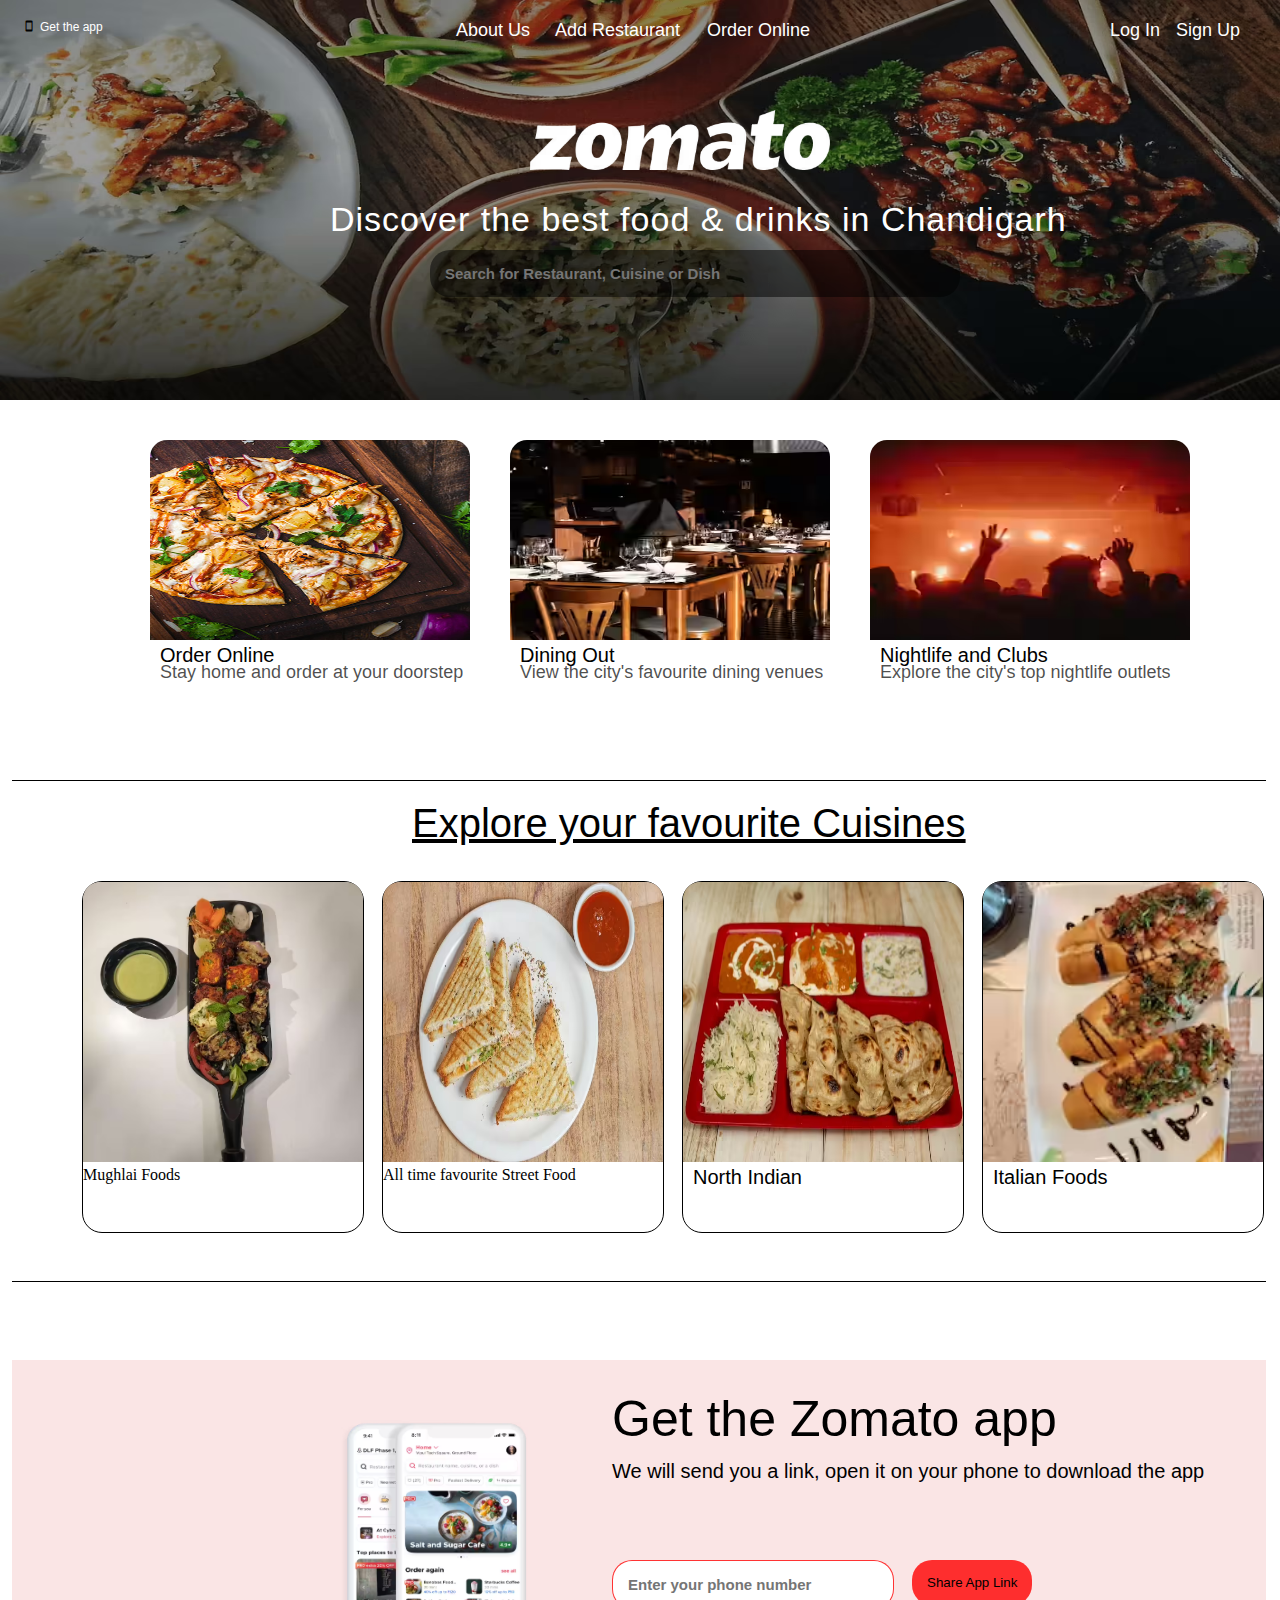
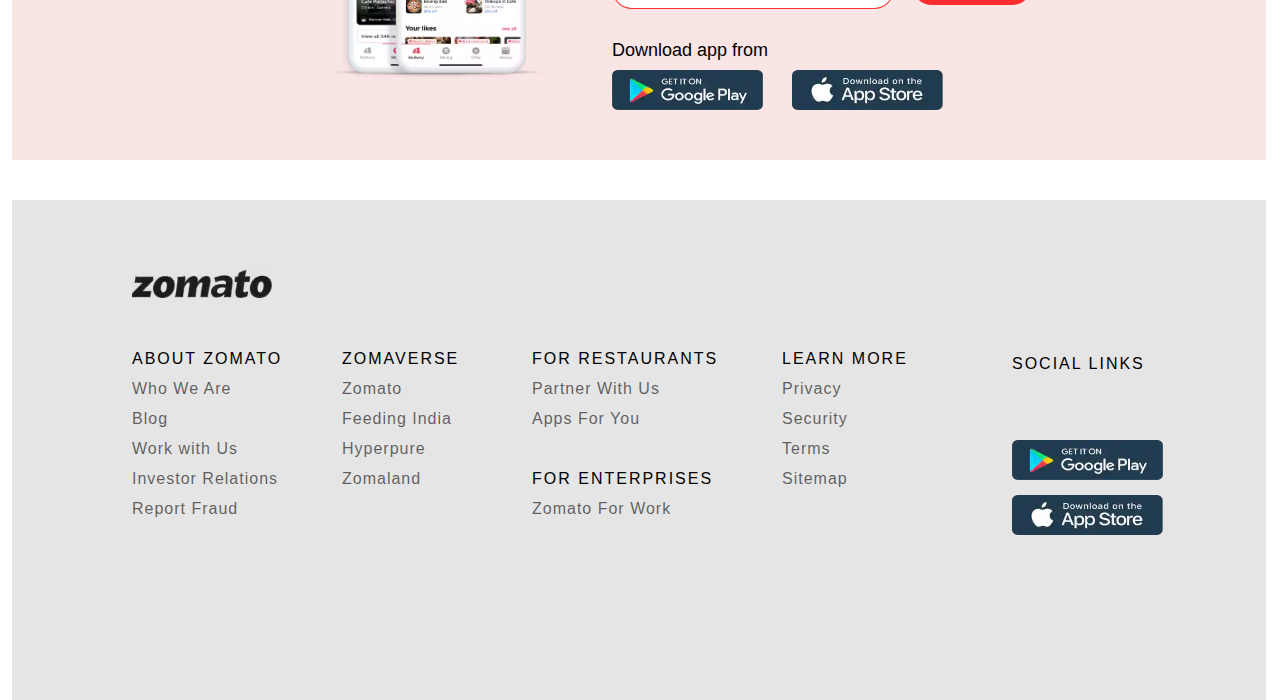
<file: index.html>
<!DOCTYPE html>
<html>
    <head>
        <title>Zomato</title>
        <link rel="icon" href="./images/zomato_logo_2017.avif" type="image/gif" sizes="any">
        <link rel = "stylesheet" type = "text/css" href = "./Zomato.css">
        <meta name="viewport" content="width=device-width, initial-scale=1">
<link href="https://fonts.googleapis.com/icon?family=Material+Icons" rel="stylesheet">
<!-- <link rel="stylesheet" href="https://cdnjs.cloudflare.com/ajax/libs/font-awesome/4.7.0/css/font-awesome.min.css"> -->
    </head>   
    <body>
        <div class = "topnav_div">
            <img src = "./images/topnavbg.avif" width="100%" height="400px">
            <i class="material-icons position_icon" style="font-size:12px">stay_current_portrait</i>
            <a href = "https://play.google.com/store/apps/details?id=com.application.zomato&hl=en_IN&gl=US"><span class = "navbar_text get_app">Get the app</span></a>
            <span class = "menu_span1 navbar_text">About Us</span>
            <span class = "menu_span2 navbar_text">Add Restaurant</span>
            <span class = "menu_span3 navbar_text"><a href = "./orderonline.html" class = "orderonline_span_link">Order Online</a></span>
            <span class = "menu_span4 navbar_text"><a href  = "./Login.html" class = "link_login">Log In</a></span>
            <span class = "menu_span5 navbar_text"><a href = "./signup.html" class = "signuplink">Sign Up</a></span>
            <img src = "./images/name.avif" width="300px" height="60px" class = "name_img">
            <span class = "discover_food navbar_text">Discover the best food & drinks in Chandigarh</span>
            <input placeholder = "Search for Restaurant, Cuisine or Dish" class = "search_plc">
        </div>
        <a href = "./orderonline.html">
            <div class = "border_box box_1">
            <img src = "./images/pizza.jpg" width="100%" height="80%" class = "box_image">
        </a>
        <div class = "container">
                <span class = "span_box">Order Online</span>
                <p class = "span_box" id ="stay_box">Stay home and order at your doorstep</p>
            </div>
        </div>
        <div class = "border_box box_2">
            <img src = "./images/Dining.avif" width="100%" height="80%" class = "box_image">
            <div class = "container">
                <span class = "span_box">Dining Out</span>
                <p class = "span_box" id ="stay_box">View the city's favourite dining venues</p>
            </div>
        </div>
        <div class = "border_box box_3">
            <img src = "./images/Nightlife.avif" width="100%" height="80%" class = "box_image">
            <div class = "container">
                <span class = "span_box">Nightlife and Clubs</span>
                <p class = "span_box" id ="stay_box">Explore the city's top nightlife outlets</p>
            </div>
        </div>
        
        
        <div class = "explore_cuisines_div">
            <span class = "explore_head">Explore your favourite Cuisines</span>

            <a href = "./orderonline.html">
            <div class = "explore_border_box box_4">
                <img src = "./images/mughlai.avif" width="100%" height="80%" class = "box_image">
                <div class = "container">
                    <span class = "span_box"><a href = "./orderonline.html" class = "explore_link">Mughlai Foods</a></span>
                </div>
            </div>
            <a href = "./orderonline.html">
            <div class = "explore_border_box box_5">
                <img src = "./images/streetfood.avif" width="100%" height="80%" class = "box_image">
                <div class = "container">
                    <span class = "span_box"><a href = "./orderonline.html" class = "explore_link">All time favourite Street Food</a></span>
                </div>
            </div>

            <div class = "explore_border_box box_6">
                <img src = "./images/northindian.avif" width="100%" height="80%" class = "box_image">
                <div class = "container">
                    <span class = "span_box"><a href = "./orderonline.html" class = "explore_link">North Indian</a></span>
                </div>
            </div>

            <div class = "explore_border_box box_7">
                <img src = "./images/italian.avif" width="100%" height="80%" class = "box_image">
                <div class = "container">
                    <span class = "span_box"><a href = "./orderonline.html" class = "explore_link">Italian Foods</a></span>
                </div>
            </div>
        </div>


        <div class = "get_app_div">
            <img src = "./images/zomatoapp.avif" width="20%" height="65%" class = "app_image">
            <span class = "get_app_span">Get the Zomato app</span>
            <span class = "get_app_span" id = "span2_getapp">We will send you a link, open it on your phone to download the app</span>
            <input type = "tel" placeholder = "Enter your phone number" class = "number_placeholder" maxlength="10" required>
            <button class = "share_link">Share App Link</button>
            <span class = "download_span">Download app from</span>
            <img src = "./images/playstore.webp" width="12%" height="40px" class = "play_store">
            <img src = "./images/appstore.webp" width="12%" height="40px" class = "app_store">
        </div>

        <div class = "footer">
            <img src="./images/zomatonameblack.avif" width="140px" height="28px" class = "footer_zomato_head">

            <span class = "list_head head1">ABOUT ZOMATO</span>
                <span class = "items_head1 item11">Who We Are</span>
                <span class = "items_head1 item21">Blog</span>
                <span class = "items_head1 item31">Work with Us</span>
                <span class = "items_head1 item41">Investor Relations</span>
                <span class = "items_head1 item51">Report Fraud</span>
        
            <span class = "list_head head2">ZOMAVERSE</span>
                <span class = "items_head2 item12">Zomato</span>
                <span class = "items_head2 item22">Feeding India</span>
                <span class = "items_head2 item32">Hyperpure</span>
                <span class = "items_head2 item42">Zomaland</span>
            
            <span class = "list_head head3">FOR RESTAURANTS</span>
                <span class = "items_head3 item13">Partner With Us</span>
                <span class = "items_head3 item23">Apps For You</span>
            
            <span class = "list_head head4" id = "head4_id">FOR ENTERPRISES</span>
                <span class = "items_head4 item14">Zomato For Work</span>
            
            <span class = "list_head head5">LEARN MORE</span>
                <span class = "items_head5 item15">Privacy</span>
                <span class = "items_head5 item25">Security</span>
                <span class = "items_head5 item35">Terms</span>
                <span class = "items_head5 item45">Sitemap</span>

            <img src = "./images/playstore.webp" width="12%" height="40px" class = "play_store_footer">
            <img src = "./images/appstore.webp" width="12%" height="40px" class = "app_store_footer">
            <span class = "social_links">SOCIAL LINKS</span>
            <i style="font-size:24px" class="fa icon1">&#xf2c6;</i>
            <i style="font-size:24px" class="fa icon2">&#xf2ab;</i>
            <i style="font-size:24px" class="fa icon3">&#xf16d;</i>
            <i style="font-size:24px" class="fa icon4">&#xf082;</i>
        </div>
    
    </body>

</html>
</file>
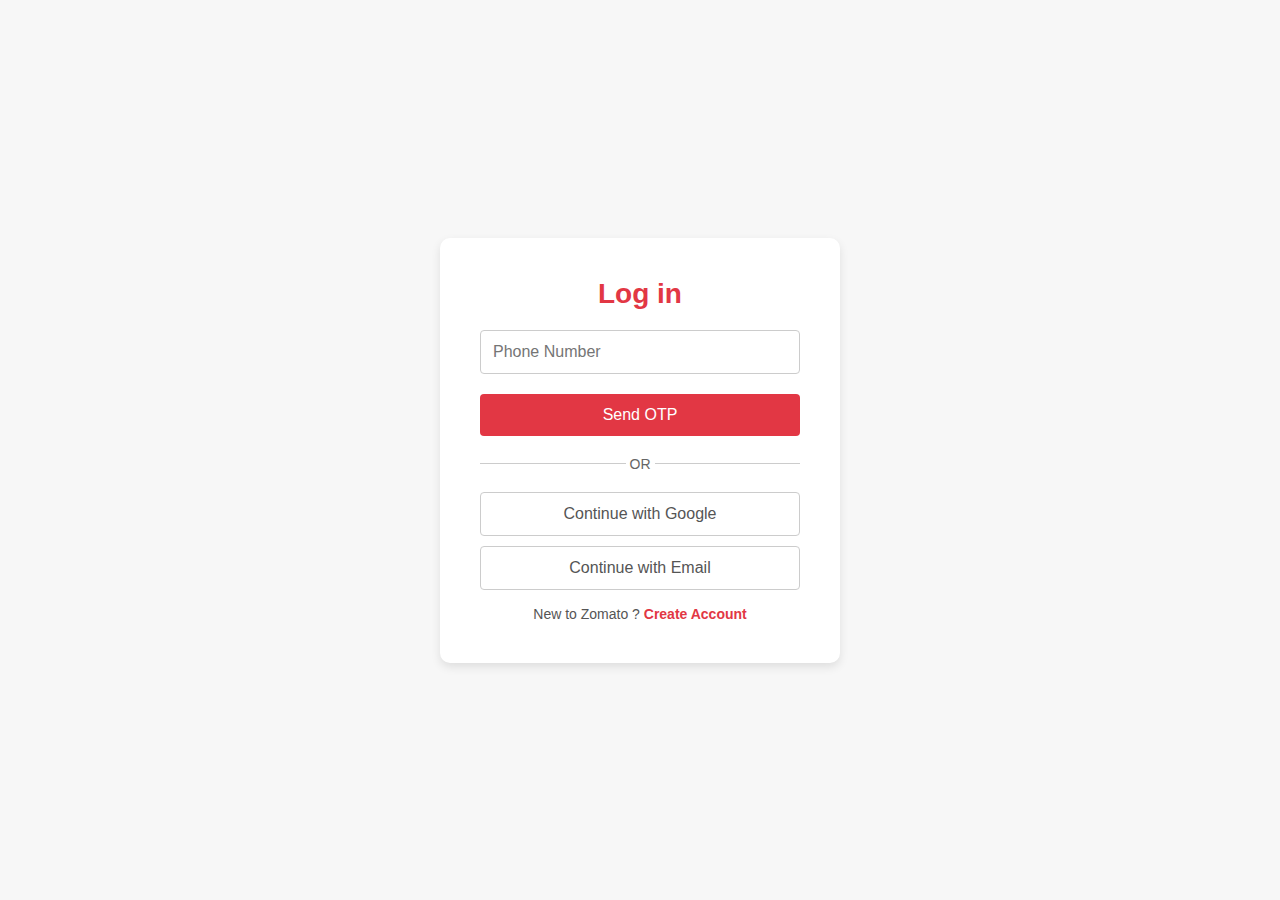
<file: Login.html>
<!DOCTYPE html>
<html>

<head>
    <title>Login to Zomato</title>
    <link rel="icon" href="./images/zomato_logo_2017.avif" type="image/gif" sizes="any">
    <link rel="stylesheet" type="text/css" href="./auth.css">
    <meta name="viewport" content="width=device-width, initial-scale=1">
    <script src="signup_validation.js"></script>

    <link href="https://fonts.googleapis.com/icon?family=Material+Icons" rel="stylesheet">
</head>

<body class="login_body">
    <div class="login_div">
        <span class="login_span text_loginpage">Log in</span>
        <!-- <img src = ".\zomato_logo_2017.avif" width="150px" height="100px" class = "login_logo"> -->
        <input type="tel" placeholder="Phone Number" required maxlength="10" class="login_ph_plc">
        <button class="send_otp_btn">Send OTP</button>

        <div class="divider">
            <div class="hr"></div>
            <span class="OR">OR</span>
            <div class="hr"></div>
        </div>

        <button class="google_btn">Continue with Google</button>
        <button class="email_btn">Continue with Email</button>
        <span class="new_create_acc">New to Zomato ? <a href="./signup.html" class="create_account_link"><span
                    class="create_account">Create Account</a></span>
        <!-- <button class="verify_btn" onclick="validateSignup()">Verify</button> -->
    </div>
</body>
</file>
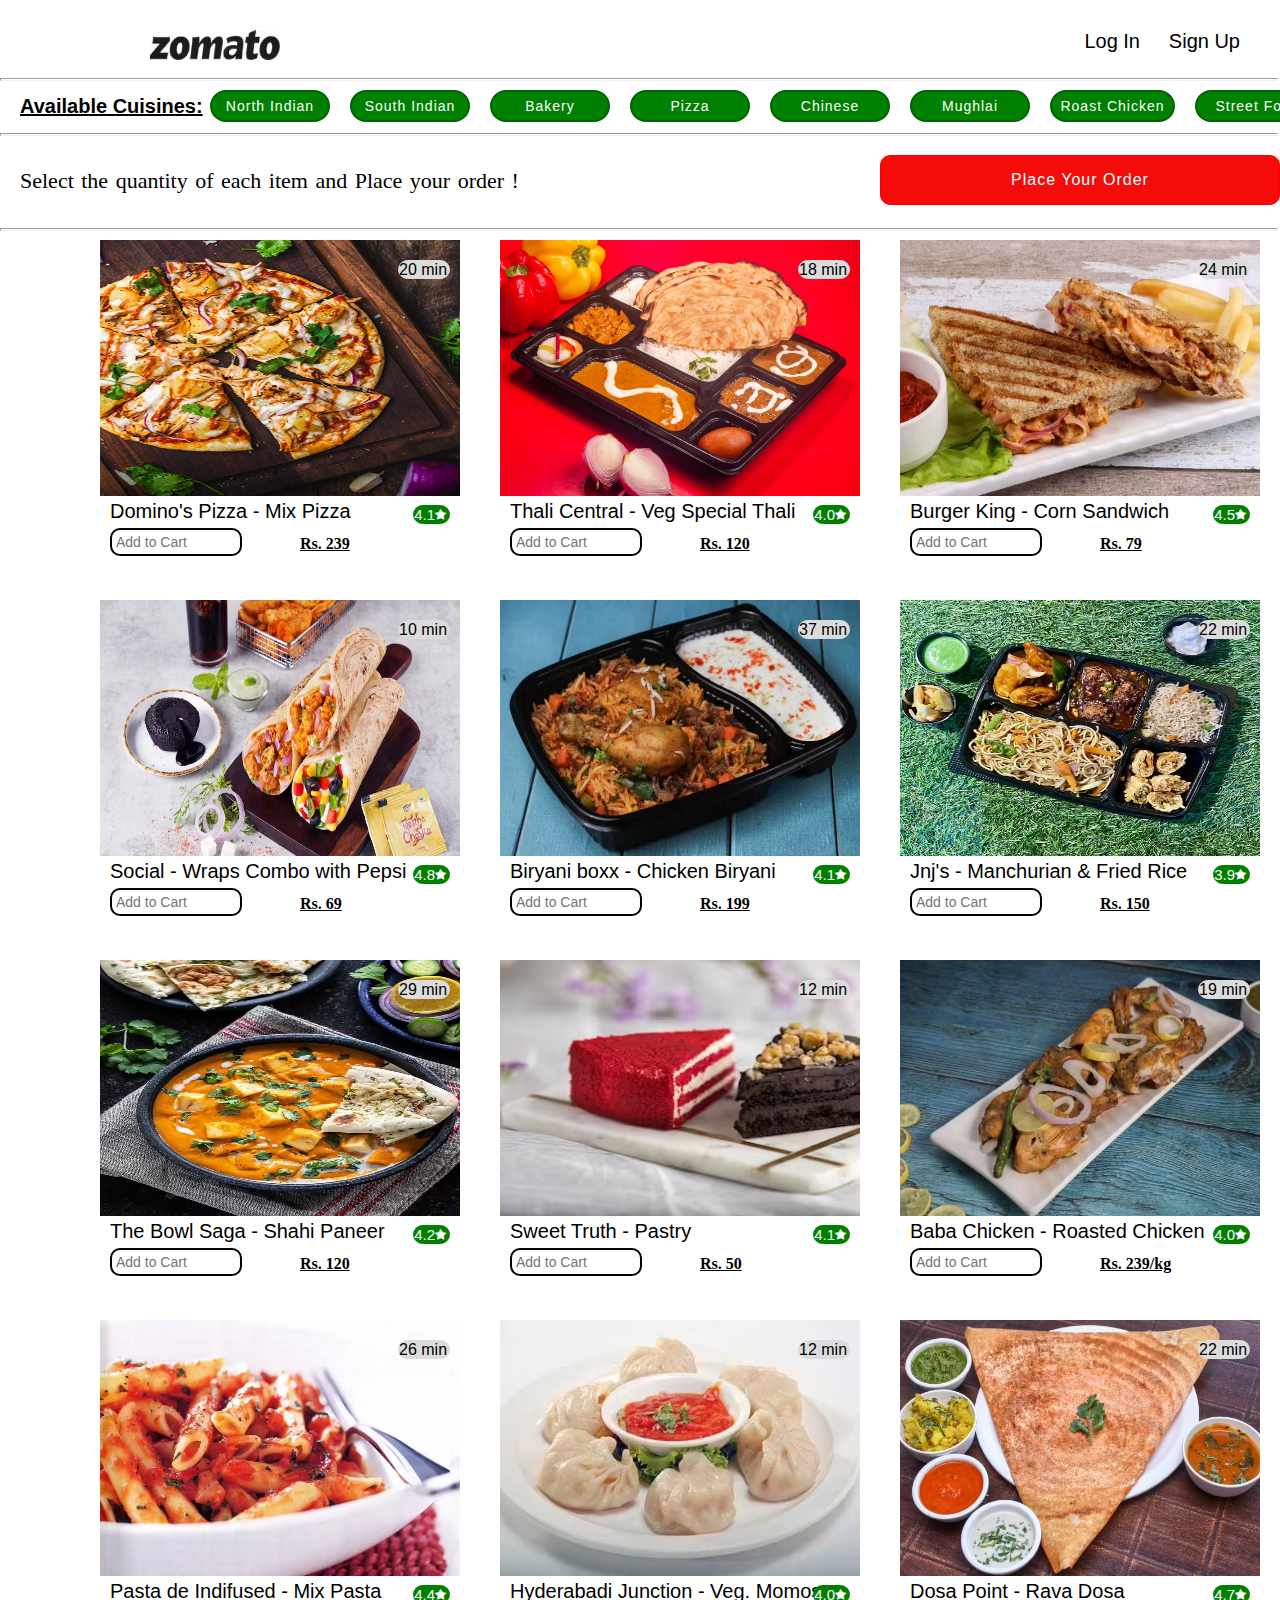
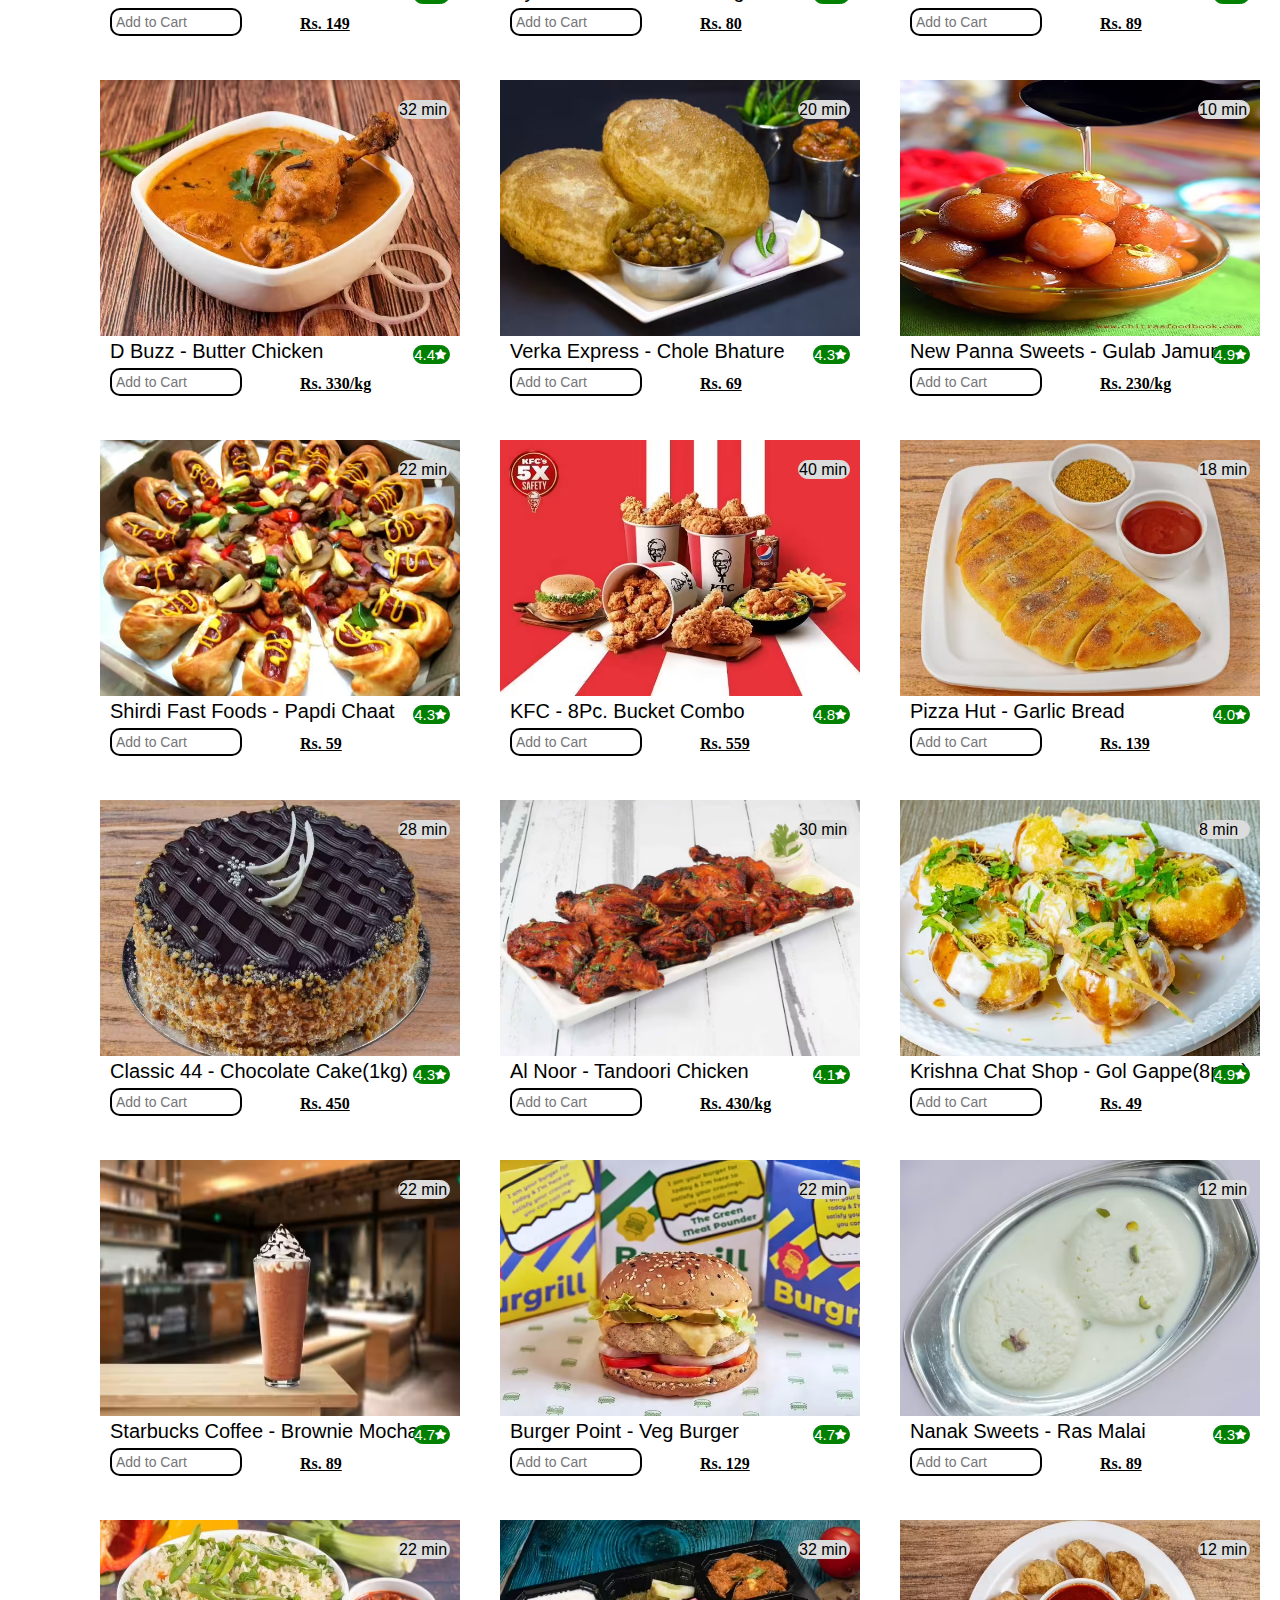
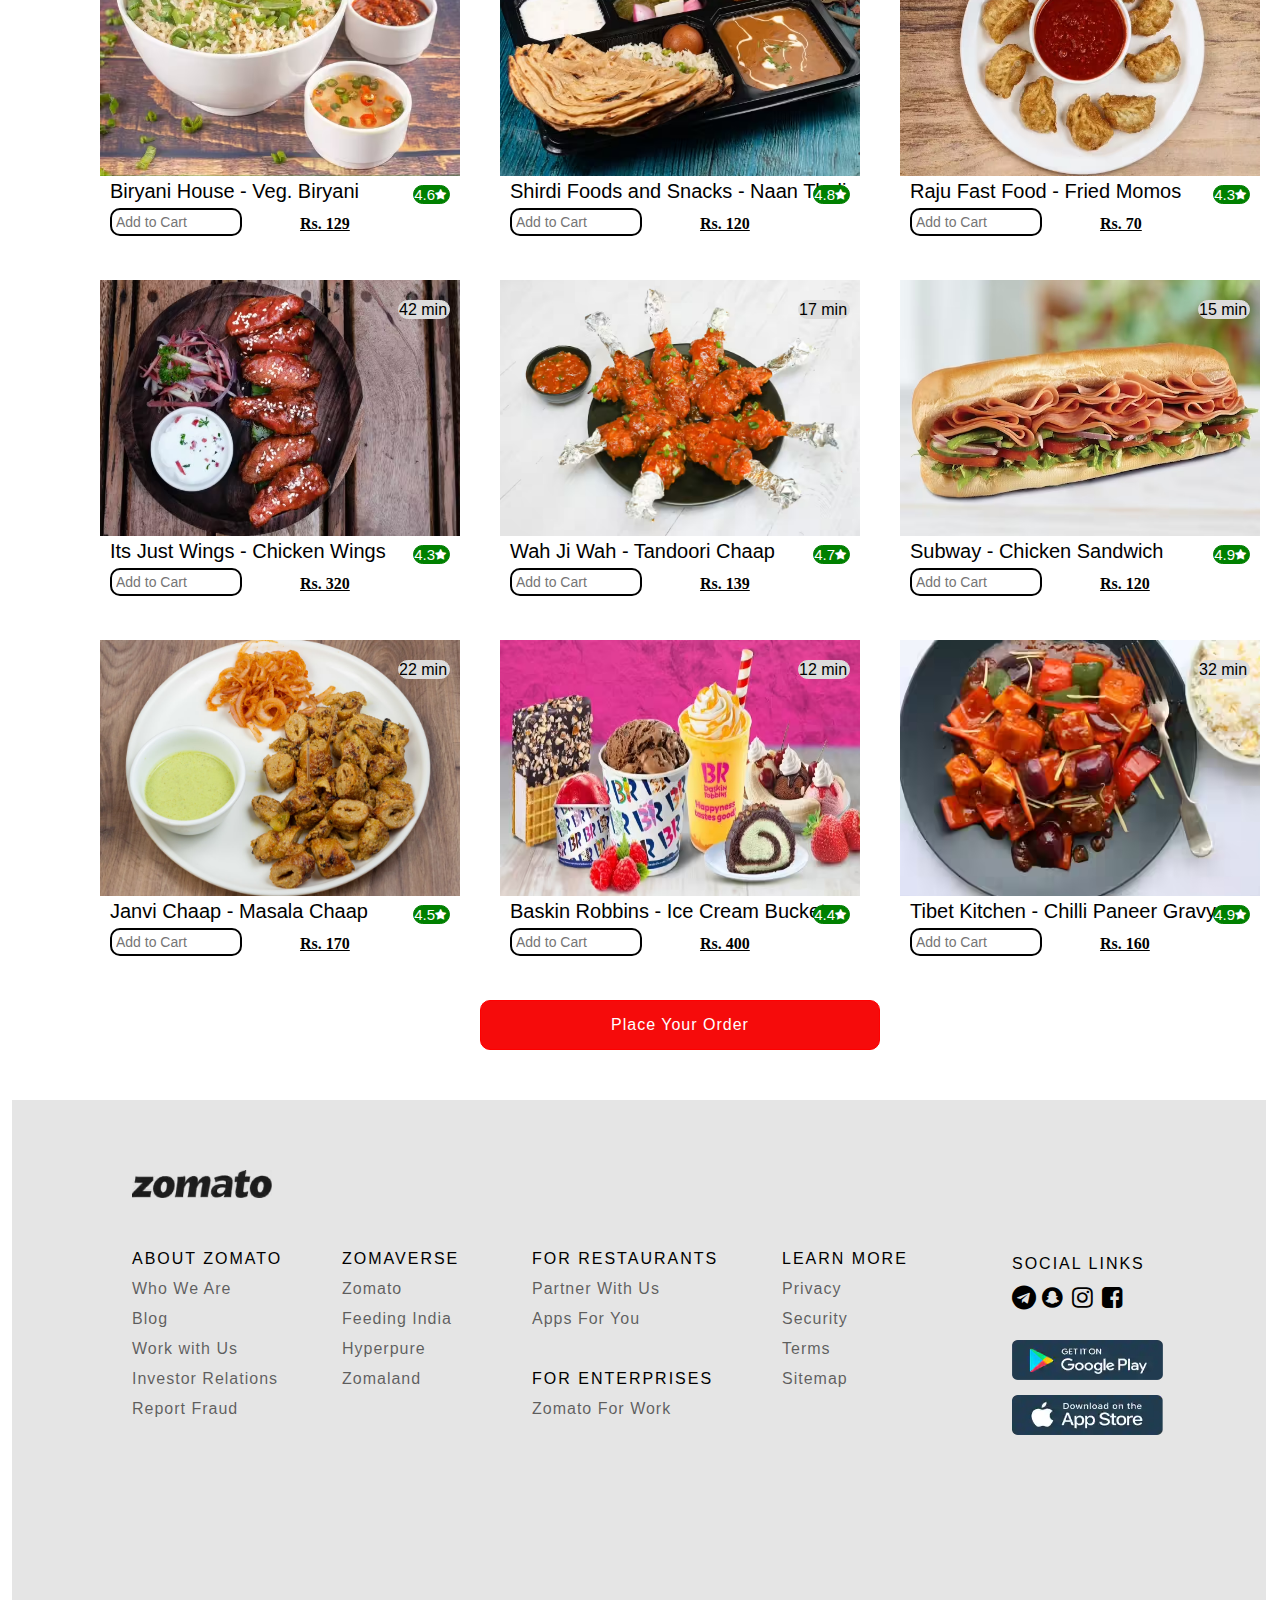
<file: orderonline.html>
<!DOCTYPE html>
<html>

<head>
    <title>Zomato</title>
    <link rel="icon" href="zomato_logo_2017.avif" type="image/gif" sizes="any">
    <link rel="stylesheet" type="text/css" href="./Zomato.css">
    <meta name="viewport" content="width=device-width, initial-scale=1">
    <link href="https://fonts.googleapis.com/icon?family=Material+Icons" rel="stylesheet">
    <link rel="stylesheet" href="https://cdnjs.cloudflare.com/ajax/libs/font-awesome/4.7.0/css/font-awesome.min.css">
</head>

<body>
    <img src="./images/zomatonameblack.avif" width="130px" height="30px" class="order_logo_zomato">
    <span class="menu_span4 navbar_text" id="orderpage_login"><a href="./Login.html" class="link_login"
            id="orderpage_loginlink">Log In</a></span>
    <span class="menu_span5 navbar_text" id="orderpage_signup"><a href="./signup.html" class="signuplink"
            id="orderpage_signuplink">Sign Up</a></span>
    <hr class="hr_order">
    <hr class="hr2_order">
    <hr class="hr3_order">

    <span class="available_cuisines">Available Cuisines: </span>
    <button class="cuisines_button north">North Indian</button>
    <button class="cuisines_button south">South Indian</button>
    <button class="cuisines_button bakery">Bakery</button>
    <button class="cuisines_button pizza">Pizza</button>
    <button class="cuisines_button chinese">Chinese</button>
    <button class="cuisines_button pasta">Mughlai</button>
    <button class="cuisines_button chicken" id="chicken">Roast Chicken</button>
    <button class="cuisines_button street" id="street">Street Food</button>


    <!-- PIZZA -->
    <div class="border_box_order box_1_order">
        <div class="time_div">20 min</div>
        <img src="./images/pizza.jpg" width="100%" height="80%" class="box_image_orderpage">
        <div class="container">
            <span class="span_box_orderpage">Domino's Pizza - Mix Pizza</span>
            <div class="for_ratingdiv">
                <span class="rating_span">4.1</span>
                <span class="fa fa-star checked" style="font-size: 12px;"></span>
            </div>
            <input type="number" placeholder="Add to Cart" class="units_plc" min="0">
            <span class="span_price">Rs. 239</span>
        </div>
    </div>

    <!-- Thali -->
    <div class="border_box_order box_2_order">
        <div class="time_div">18 min</div>
        <img src="./images/thali.avif" width="100%" height="80%" class="box_image_orderpage">
        <div class="container">
            <span class="span_box_orderpage">Thali Central - Veg Special Thali</span>
            <div class="for_ratingdiv">
                <span class="rating_span">4.0</span>
                <span class="fa fa-star checked" style="font-size: 12px;"></span>
            </div>
            <input type="number" placeholder="Add to Cart" class="units_plc" min="0">
            <span class="span_price">Rs. 120</span>
        </div>
    </div>
    <!-- Sandwich -->
    <div class="border_box_order box_3_order">
        <div class="time_div">24 min</div>
        <img src="./images/sandwich.avif" width="100%" height="80%" class="box_image_orderpage">
        <div class="container">
            <span class="span_box_orderpage">Burger King - Corn Sandwich</span>
            <div class="for_ratingdiv">
                <span class="rating_span">4.5</span>
                <span class="fa fa-star checked" style="font-size: 12px;"></span>
            </div>
            <input type="number" placeholder="Add to Cart" class="units_plc" min="0">
            <span class="span_price">Rs. 79</span>
        </div>
    </div>
    <!-- Wraps -->
    <div class="border_box_order box_4_order">
        <div class="time_div">10 min</div>
        <img src="./images/wraps.avif" width="100%" height="80%" class="box_image_orderpage_n">
        <div class="container">
            <span class="span_box_orderpage">Social - Wraps Combo with Pepsi</span>
            <div class="for_ratingdiv">
                <span class="rating_span">4.8</span>
                <span class="fa fa-star checked" style="font-size: 12px;"></span>
            </div>
            <input type="number" placeholder="Add to Cart" class="units_plc" min="0">
            <span class="span_price">Rs. 69</span>
        </div>
    </div>
    <!--Biryani  -->
    <div class="border_box_order box_5_order">
        <div class="time_div">37 min</div>
        <img src="./images/biryani.avif" width="100%" height="80%" class="box_image_orderpage">
        <div class="container">
            <span class="span_box_orderpage">Biryani boxx - Chicken Biryani</span>
            <div class="for_ratingdiv">
                <span class="rating_span">4.1</span>
                <span class="fa fa-star checked" style="font-size: 12px;"></span>
            </div>
            <input type="number" placeholder="Add to Cart" class="units_plc" min="0">
            <span class="span_price">Rs. 199</span>
        </div>
    </div>
    <!-- Manchurian -->
    <div class="border_box_order box_6_order">
        <div class="time_div">22 min</div>
        <img src="./images/manchurian.avif" width="100%" height="80%" class="box_image_orderpage">
        <div class="container">
            <span class="span_box_orderpage">Jnj's - Manchurian & Fried Rice</span>
            <div class="for_ratingdiv">
                <span class="rating_span">3.9</span>
                <span class="fa fa-star checked" style="font-size: 12px;"></span>
            </div>
            <input type="number" placeholder="Add to Cart" class="units_plc" min="0">
            <span class="span_price">Rs. 150</span>
        </div>
    </div>
    <!-- Paneer -->
    <div class="border_box_order box_7_order">
        <div class="time_div">29 min</div>
        <img src="./images/Shahipaneer.avif" width="100%" height="80%" class="box_image_orderpage">
        <div class="container">
            <span class="span_box_orderpage">The Bowl Saga - Shahi Paneer</span>
            <div class="for_ratingdiv">
                <span class="rating_span">4.2</span>
                <span class="fa fa-star checked" style="font-size: 12px;"></span>
            </div>
            <input type="number" placeholder="Add to Cart" class="units_plc" min="0">
            <span class="span_price">Rs. 120</span>
        </div>
    </div>
    <!-- Bakery -->
    <div class="border_box_order box_8_order">
        <div class="time_div">12 min</div>
        <img src="./images/bakery.avif" width="100%" height="80%" class="box_image_orderpage">
        <div class="container">
            <span class="span_box_orderpage">Sweet Truth - Pastry</span>
            <div class="for_ratingdiv">
                <span class="rating_span">4.1</span>
                <span class="fa fa-star checked" style="font-size: 12px;"></span>
            </div>
            <input type="number" placeholder="Add to Cart" class="units_plc" min="0">
            <span class="span_price">Rs. 50</span>
        </div>
    </div>
    <!-- burger -->
    <div class="border_box_order box_9_order">
        <div class="time_div">19 min</div>
        <img src="./images/babachicken.avif" width="100%" height="80%" class="box_image_orderpage">
        <div class="container">
            <span class="span_box_orderpage">Baba Chicken - Roasted Chicken</span>
            <div class="for_ratingdiv">
                <span class="rating_span">4.0</span>
                <span class="fa fa-star checked" style="font-size: 12px;"></span>
            </div>
            <input type="number" placeholder="Add to Cart" class="units_plc" min="0">
            <span class="span_price">Rs. 239/kg</span>
        </div>
    </div>
    <!-- Pasta -->
    <div class="border_box_order box_10_order">
        <div class="time_div">26 min</div>
        <img src="./images/pasta.avif" width="100%" height="80%" class="box_image_orderpage">
        <div class="container">
            <span class="span_box_orderpage">Pasta de Indifused - Mix Pasta</span>
            <div class="for_ratingdiv">
                <span class="rating_span">4.4</span>
                <span class="fa fa-star checked" style="font-size: 12px;"></span>
            </div>
            <input type="number" placeholder="Add to Cart" class="units_plc" min="0">
            <span class="span_price">Rs. 149</span>
        </div>
    </div>
    <!-- Momos -->
    <div class="border_box_order box_11_order">
        <div class="time_div">12 min</div>
        <img src="./images/momos.avif" width="100%" height="80%" class="box_image_orderpage">
        <div class="container">
            <span class="span_box_orderpage">Hyderabadi Junction - Veg. Momos</span>
            <div class="for_ratingdiv">
                <span class="rating_span">4.0</span>
                <span class="fa fa-star checked" style="font-size: 12px;"></span>
            </div>
            <input type="number" placeholder="Add to Cart" class="units_plc" min="0">
            <span class="span_price">Rs. 80</span>
        </div>
    </div>
    <!-- South Indian -->
    <div class="border_box_order box_12_order">
        <div class="time_div">22 min</div>
        <img src="./images/dosa.avif" width="100%" height="80%" class="box_image_orderpage">
        <div class="container">
            <span class="span_box_orderpage">Dosa Point - Rava Dosa</span>
            <div class="for_ratingdiv">
                <span class="rating_span">4.7</span>
                <span class="fa fa-star checked" style="font-size: 12px;"></span>
            </div>
            <input type="number" placeholder="Add to Cart" class="units_plc" min="0">
            <span class="span_price">Rs. 89</span>
        </div>
    </div>



    <div class="border_box_order box_13_order">
        <div class="time_div">32 min</div>
        <img src="./images/chicken.avif" width="100%" height="80%" class="box_image_orderpage">
        <div class="container">
            <span class="span_box_orderpage">D Buzz - Butter Chicken</span>
            <div class="for_ratingdiv">
                <span class="rating_span">4.4</span>
                <span class="fa fa-star checked" style="font-size: 12px;"></span>
            </div>
            <input type="number" placeholder="Add to Cart" class="units_plc" min="0">
            <span class="span_price">Rs. 330/kg</span>
        </div>
    </div>

    <div class="border_box_order box_14_order">
        <div class="time_div">20 min</div>
        <img src="./images/cholebhature.avif" width="100%" height="80%" class="box_image_orderpage">
        <div class="container">
            <span class="span_box_orderpage">Verka Express - Chole Bhature</span>
            <div class="for_ratingdiv">
                <span class="rating_span">4.3</span>
                <span class="fa fa-star checked" style="font-size: 12px;"></span>
            </div>
            <input type="number" placeholder="Add to Cart" class="units_plc" min="0">
            <span class="span_price">Rs. 69</span>
        </div>
    </div>

    <div class="border_box_order box_15_order">
        <div class="time_div">10 min</div>
        <img src="./images/gulab.avif" width="100%" height="80%" class="box_image_orderpage">
        <div class="container">
            <span class="span_box_orderpage">New Panna Sweets - Gulab Jamun</span>
            <div class="for_ratingdiv">
                <span class="rating_span">4.9</span>
                <span class="fa fa-star checked" style="font-size: 12px;"></span>
            </div>
            <input type="number" placeholder="Add to Cart" class="units_plc" min="0">
            <span class="span_price">Rs. 230/kg</span>
        </div>
    </div>

    <div class="border_box_order box_16_order">
        <div class="time_div">22 min</div>
        <img src="./images/papdichaat.avif" width="100%" height="80%" class="box_image_orderpage">
        <div class="container">
            <span class="span_box_orderpage">Shirdi Fast Foods - Papdi Chaat</span>
            <div class="for_ratingdiv">
                <span class="rating_span">4.3</span>
                <span class="fa fa-star checked" style="font-size: 12px;"></span>
            </div>
            <input type="number" placeholder="Add to Cart" class="units_plc" min="0">
            <span class="span_price">Rs. 59</span>
        </div>
    </div>

    <div class="border_box_order box_17_order">
        <div class="time_div">40 min</div>
        <img src="./images/kfc.avif" width="100%" height="80%" class="box_image_orderpage">
        <div class="container">
            <span class="span_box_orderpage">KFC - 8Pc. Bucket Combo</span>
            <div class="for_ratingdiv">
                <span class="rating_span">4.8</span>
                <span class="fa fa-star checked" style="font-size: 12px;"></span>
            </div>
            <input type="number" placeholder="Add to Cart" class="units_plc" min="0">
            <span class="span_price">Rs. 559</span>
        </div>
    </div>

    <div class="border_box_order box_18_order">
        <div class="time_div">18 min</div>
        <img src="./images/garlicbread.avif" width="100%" height="80%" class="box_image_orderpage">
        <div class="container">
            <span class="span_box_orderpage">Pizza Hut - Garlic Bread</span>
            <div class="for_ratingdiv">
                <span class="rating_span">4.0</span>
                <span class="fa fa-star checked" style="font-size: 12px;"></span>
            </div>
            <input type="number" placeholder="Add to Cart" class="units_plc" min="0">
            <span class="span_price">Rs. 139</span>
        </div>
    </div>

    <div class="border_box_order box_19_order">
        <div class="time_div">28 min</div>
        <img src="./images/cake.avif" width="100%" height="80%" class="box_image_orderpage">
        <div class="container">
            <span class="span_box_orderpage">Classic 44 - Chocolate Cake(1kg)</span>
            <div class="for_ratingdiv">
                <span class="rating_span">4.3</span>
                <span class="fa fa-star checked" style="font-size: 12px;"></span>
            </div>
            <input type="number" placeholder="Add to Cart" class="units_plc" min="0">
            <span class="span_price">Rs. 450</span>
        </div>
    </div>

    <div class="border_box_order box_20_order">
        <div class="time_div">30 min</div>
        <img src="./images/chicken3.avif" width="100%" height="80%" class="box_image_orderpage">
        <div class="container">
            <span class="span_box_orderpage">Al Noor - Tandoori Chicken</span>
            <div class="for_ratingdiv">
                <span class="rating_span">4.1</span>
                <span class="fa fa-star checked" style="font-size: 12px;"></span>
            </div>
            <input type="number" placeholder="Add to Cart" class="units_plc" min="0">
            <span class="span_price">Rs. 430/kg</span>
        </div>
    </div>

    <div class="border_box_order box_21_order">
        <div class="time_div">8 min</div>
        <img src="./images/golgappe.avif" width="100%" height="80%" class="box_image_orderpage">
        <div class="container">
            <span class="span_box_orderpage">Krishna Chat Shop - Gol Gappe(8pcs)</span>
            <div class="for_ratingdiv">
                <span class="rating_span">4.9</span>
                <span class="fa fa-star checked" style="font-size: 12px;"></span>
            </div>
            <input type="number" placeholder="Add to Cart" class="units_plc" min="0">
            <span class="span_price">Rs. 49</span>
        </div>
    </div>

    <div class="border_box_order box_22_order">
        <div class="time_div">22 min</div>
        <img src="./images/coldcoffee.avif" width="100%" height="80%" class="box_image_orderpage">
        <div class="container">
            <span class="span_box_orderpage">Starbucks Coffee - Brownie Mocha</span>
            <div class="for_ratingdiv">
                <span class="rating_span">4.7</span>
                <span class="fa fa-star checked" style="font-size: 12px;"></span>
            </div>
            <input type="number" placeholder="Add to Cart" class="units_plc" min="0">
            <span class="span_price">Rs. 89</span>
        </div>
    </div>

    <div class="border_box_order box_23_order">
        <div class="time_div">22 min</div>
        <img src="./images/burger3.avif" width="100%" height="80%" class="box_image_orderpage">
        <div class="container">
            <span class="span_box_orderpage">Burger Point - Veg Burger</span>
            <div class="for_ratingdiv">
                <span class="rating_span">4.7</span>
                <span class="fa fa-star checked" style="font-size: 12px;"></span>
            </div>
            <input type="number" placeholder="Add to Cart" class="units_plc" min="0">
            <span class="span_price">Rs. 129</span>
        </div>
    </div>

    <div class="border_box_order box_24_order">
        <div class="time_div">12 min</div>
        <img src="./images/rasmalai.avif" width="100%" height="80%" class="box_image_orderpage">
        <div class="container">
            <span class="span_box_orderpage">Nanak Sweets - Ras Malai</span>
            <div class="for_ratingdiv">
                <span class="rating_span">4.3</span>
                <span class="fa fa-star checked" style="font-size: 12px;"></span>
            </div>
            <input type="number" placeholder="Add to Cart" class="units_plc" min="0">
            <span class="span_price">Rs. 89</span>
        </div>
    </div>



    <div class="border_box_order box_25_order">
        <div class="time_div">22 min</div>
        <img src="./images/rice.avif" width="100%" height="80%" class="box_image_orderpage">
        <div class="container">
            <span class="span_box_orderpage">Biryani House - Veg. Biryani</span>
            <div class="for_ratingdiv">
                <span class="rating_span">4.6</span>
                <span class="fa fa-star checked" style="font-size: 12px;"></span>
            </div>
            <input type="number" placeholder="Add to Cart" class="units_plc" min="0">
            <span class="span_price">Rs. 129</span>
        </div>
    </div>

    <div class="border_box_order box_26_order">
        <div class="time_div">32 min</div>
        <img src="./images/naanthali.avif" width="100%" height="80%" class="box_image_orderpage">
        <div class="container">
            <span class="span_box_orderpage">Shirdi Foods and Snacks - Naan Thali</span>
            <div class="for_ratingdiv">
                <span class="rating_span">4.8</span>
                <span class="fa fa-star checked" style="font-size: 12px;"></span>
            </div>
            <input type="number" placeholder="Add to Cart" class="units_plc" min="0">
            <span class="span_price">Rs. 120</span>
        </div>
    </div>

    <div class="border_box_order box_27_order">
        <div class="time_div">12 min</div>
        <img src="./images/friedmomos.avif" width="100%" height="80%" class="box_image_orderpage">
        <div class="container">
            <span class="span_box_orderpage">Raju Fast Food - Fried Momos</span>
            <div class="for_ratingdiv">
                <span class="rating_span">4.3</span>
                <span class="fa fa-star checked" style="font-size: 12px;"></span>
            </div>
            <input type="number" placeholder="Add to Cart" class="units_plc" min="0">
            <span class="span_price">Rs. 70</span>
        </div>
    </div>

    <div class="border_box_order box_28_order">
        <div class="time_div">42 min</div>
        <img src="./images/chickenwings.avif" width="100%" height="80%" class="box_image_orderpage">
        <div class="container">
            <span class="span_box_orderpage">Its Just Wings - Chicken Wings</span>
            <div class="for_ratingdiv">
                <span class="rating_span">4.3</span>
                <span class="fa fa-star checked" style="font-size: 12px;"></span>
            </div>
            <input type="number" placeholder="Add to Cart" class="units_plc" min="0">
            <span class="span_price">Rs. 320</span>
        </div>
    </div>

    <div class="border_box_order box_29_order">
        <div class="time_div">17 min</div>
        <img src="./images/chaap.avif" width="100%" height="80%" class="box_image_orderpage">
        <div class="container">
            <span class="span_box_orderpage">Wah Ji Wah - Tandoori Chaap</span>
            <div class="for_ratingdiv">
                <span class="rating_span">4.7</span>
                <span class="fa fa-star checked" style="font-size: 12px;"></span>
            </div>
            <input type="number" placeholder="Add to Cart" class="units_plc" min="0">
            <span class="span_price">Rs. 139</span>
        </div>
    </div>

    <div class="border_box_order box_30_order">
        <div class="time_div">15 min</div>
        <img src="./images/chickensandwich.avif" width="100%" height="80%" class="box_image_orderpage">
        <div class="container">
            <span class="span_box_orderpage">Subway - Chicken Sandwich</span>
            <div class="for_ratingdiv">
                <span class="rating_span">4.9</span>
                <span class="fa fa-star checked" style="font-size: 12px;"></span>
            </div>
            <input type="number" placeholder="Add to Cart" class="units_plc" min="0">
            <span class="span_price">Rs. 120</span>
        </div>
    </div>

    <div class="border_box_order box_31_order">
        <div class="time_div">22 min</div>
        <img src="./images/masalachaap.avif" width="100%" height="80%" class="box_image_orderpage">
        <div class="container">
            <span class="span_box_orderpage">Janvi Chaap - Masala Chaap</span>
            <div class="for_ratingdiv">
                <span class="rating_span">4.5</span>
                <span class="fa fa-star checked" style="font-size: 12px;"></span>
            </div>
            <input type="number" placeholder="Add to Cart" class="units_plc" min="0">
            <span class="span_price">Rs. 170</span>
        </div>
    </div>

    <div class="border_box_order box_32_order">
        <div class="time_div">12 min</div>
        <img src="./images/icecream.avif" width="100%" height="80%" class="box_image_orderpage">
        <div class="container">
            <span class="span_box_orderpage">Baskin Robbins - Ice Cream Buckets</span>
            <div class="for_ratingdiv">
                <span class="rating_span">4.4</span>
                <span class="fa fa-star checked" style="font-size: 12px;"></span>
            </div>
            <input type="number" placeholder="Add to Cart" class="units_plc" min="0">
            <span class="span_price">Rs. 400</span>
        </div>
    </div>

    <div class="border_box_order box_33_order">
        <div class="time_div">32 min</div>
        <img src="./images/paneergravy.avif" width="100%" height="80%" class="box_image_orderpage">
        <div class="container">
            <span class="span_box_orderpage">Tibet Kitchen - Chilli Paneer Gravy</span>
            <div class="for_ratingdiv">
                <span class="rating_span">4.9</span>
                <span class="fa fa-star checked" style="font-size: 12px;"></span>
            </div>
            <input type="number" placeholder="Add to Cart" class="units_plc" min="0">
            <span class="span_price">Rs. 160</span>
        </div>
    </div>
    <span class="select_span">Select the quantity of each item and Place your order !</span>
    <a href="./Orderplaced.html"><button class="place_order_btn_top btn_order_page">Place Your Order</button></a>
    <a href="./Orderplaced.html"><button class="place_order_btn_bottom btn_order_page">Place Your Order</button></a>

    <div class="footer" id="footer_order_page">
        <img src="./images/zomatonameblack.avif" width="140px" height="28px" class="footer_zomato_head">

        <span class="list_head head1">ABOUT ZOMATO</span>
        <span class="items_head1 item11">Who We Are</span>
        <span class="items_head1 item21">Blog</span>
        <span class="items_head1 item31">Work with Us</span>
        <span class="items_head1 item41">Investor Relations</span>
        <span class="items_head1 item51">Report Fraud</span>

        <span class="list_head head2">ZOMAVERSE</span>
        <span class="items_head2 item12">Zomato</span>
        <span class="items_head2 item22">Feeding India</span>
        <span class="items_head2 item32">Hyperpure</span>
        <span class="items_head2 item42">Zomaland</span>

        <span class="list_head head3">FOR RESTAURANTS</span>
        <span class="items_head3 item13">Partner With Us</span>
        <span class="items_head3 item23">Apps For You</span>

        <span class="list_head head4" id="head4_id">FOR ENTERPRISES</span>
        <span class="items_head4 item14">Zomato For Work</span>

        <span class="list_head head5">LEARN MORE</span>
        <span class="items_head5 item15">Privacy</span>
        <span class="items_head5 item25">Security</span>
        <span class="items_head5 item35">Terms</span>
        <span class="items_head5 item45">Sitemap</span>

        <img src="./images/playstore.webp" width="12%" height="40px" class="play_store_footer">
        <img src="./images/appstore.webp" width="12%" height="40px" class="app_store_footer">
        <span class="social_links">SOCIAL LINKS</span>
        <i style="font-size:24px" class="fa icon1">&#xf2c6;</i>
        <i style="font-size:24px" class="fa icon2">&#xf2ab;</i>
        <i style="font-size:24px" class="fa icon3">&#xf16d;</i>
        <i style="font-size:24px" class="fa icon4">&#xf082;</i>
    </div>
</body>
</file>
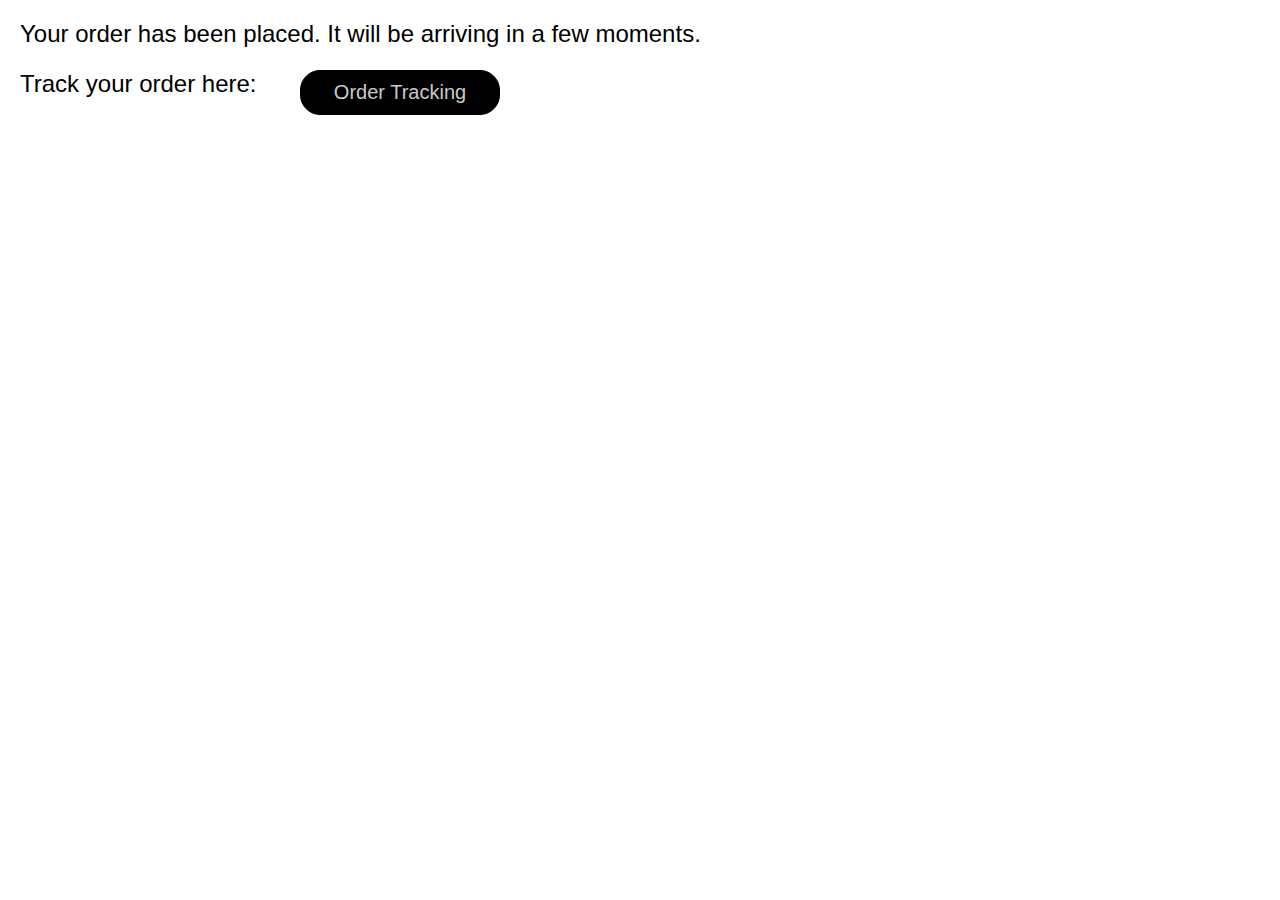
<file: Orderplaced.html>
<!DOCTYPE html>
<html>

<head>
    <title>Zomato</title>
    <link rel="icon" href=".\zomato_logo_2017.avif" type="image/gif" sizes="any">
    <link rel="stylesheet" type="text/css" href="./Zomato.css">
    <meta name="viewport" content="width=device-width, initial-scale=1">
    <link href="https://fonts.googleapis.com/icon?family=Material+Icons" rel="stylesheet">
    <link rel="stylesheet" href="https://cdnjs.cloudflare.com/ajax/libs/font-awesome/4.7.0/css/font-awesome.min.css">
</head>

<body>
    <span class="order_placed">Your order has been placed. It will be arriving in a few moments.</span>
    <span class="track_span">Track your order here:</span>
    <button class="track_btn"><a href="./ordertrackingpage.html" class="create_acc_link">Order Tracking</a></button>
</body>
</file>
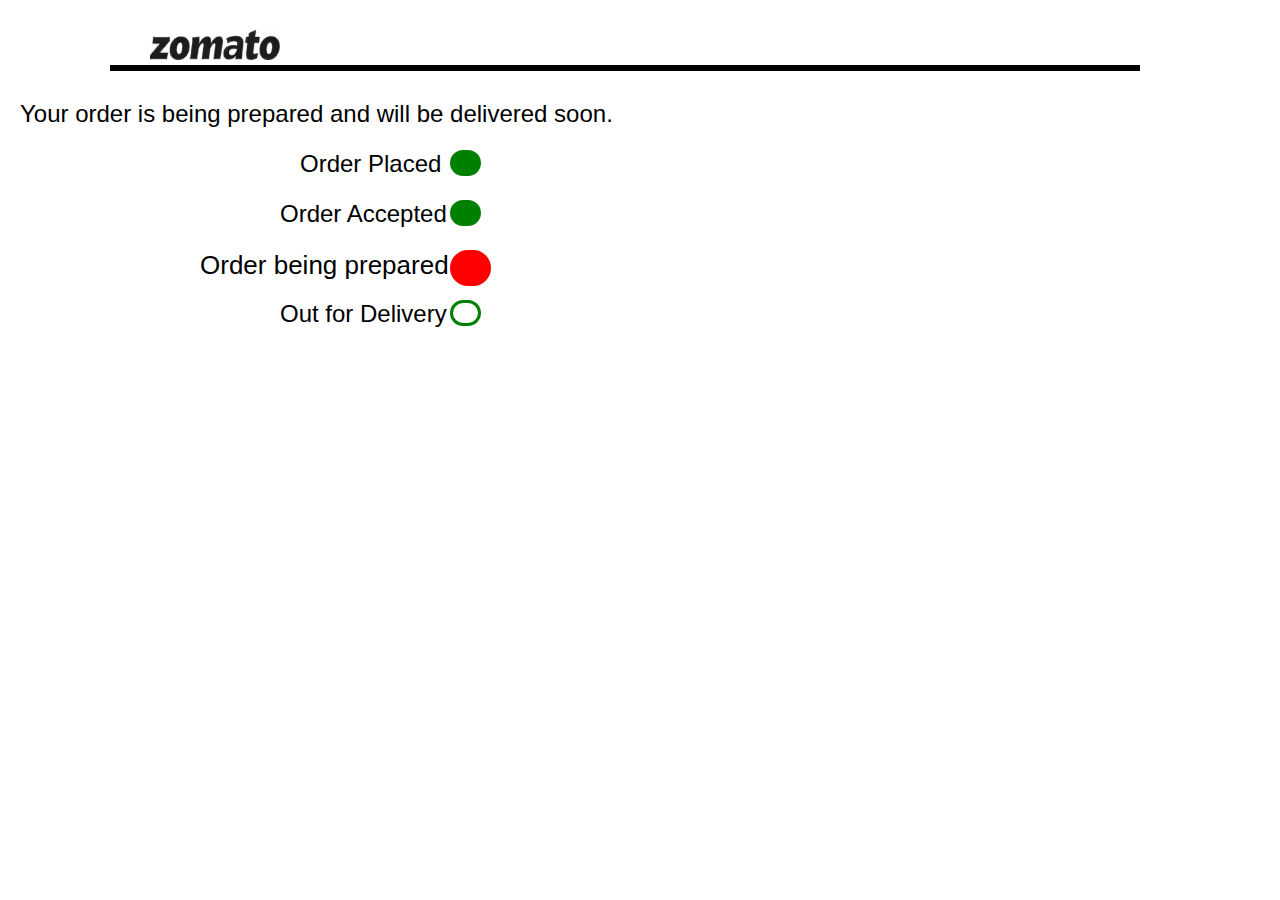
<file: ordertrackingpage.html>
<!DOCTYPE html>
<html>

<head>
    <title>Login to Zomato</title>
    <link rel="icon" href="./images/zomato_logo_2017.avif" type="image/gif" sizes="any">
    <link rel="stylesheet" type="text/css" href="./Zomato.css">
    <meta name="viewport" content="width=device-width, initial-scale=1">
</head>

<body>
    <img src="./images/zomatonameblack.avif" width="130px" height="30px" class="order_logo_zomato">
    <div class="hrline"></div>
    <span class="will_be_delivered">Your order is being prepared and will be delivered soon.</span>
    <div class="tracking_circles circle_1"></div>
    <div class="tracking_circles circle_2"></div>
    <div class="tracking_circles circle_3"></div>
    <div class="tracking_circles circle_4"></div>
    <span class="step_1">Order Placed</span>
    <span class="step_2">Order Accepted</span>
    <span class="step_3">Order being prepared</span>
    <span class="step_4">Out for Delivery</span>
</body>
</file>
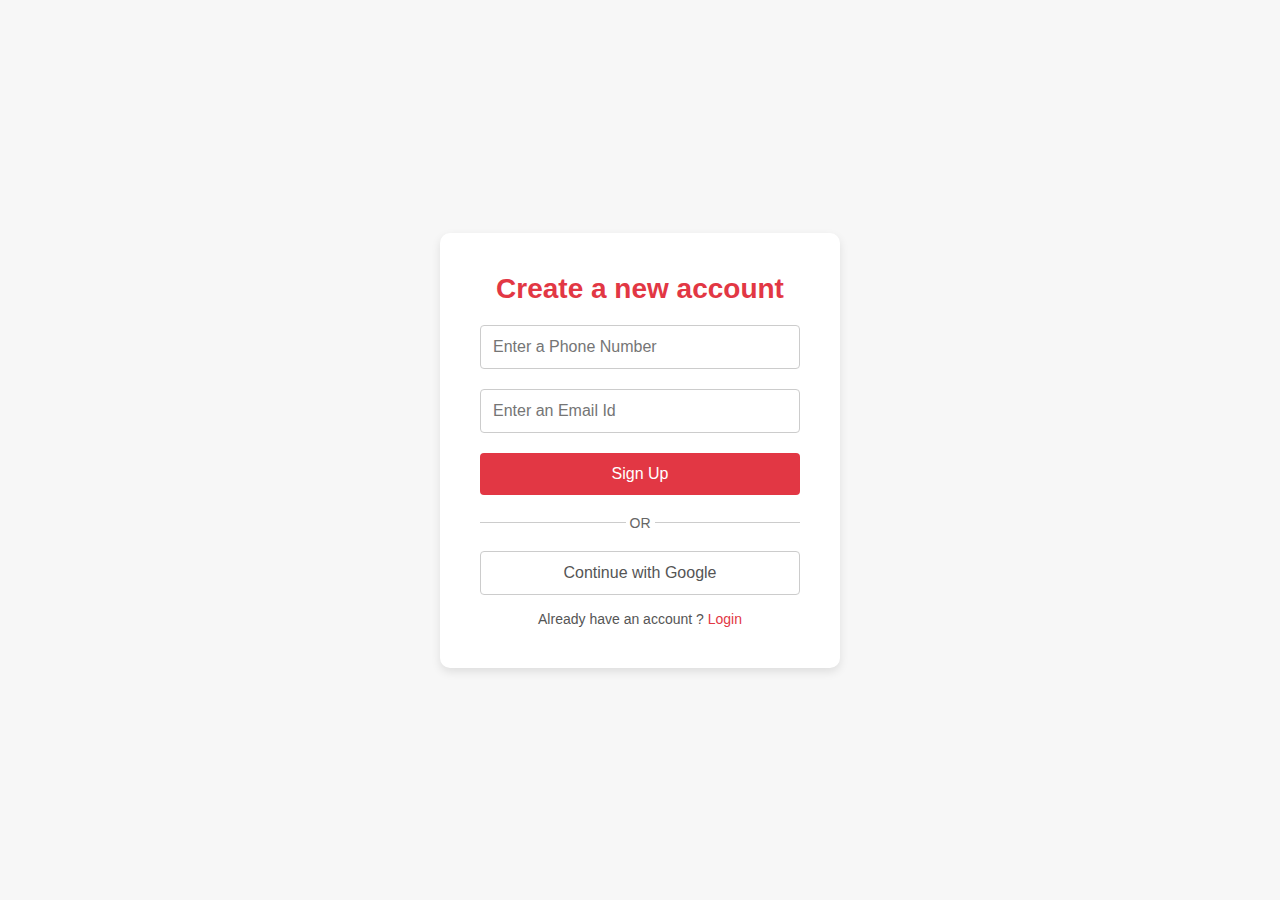
<file: signup.html>
<!DOCTYPE html>
<html>

<head>
  <title>Zomato</title>
  <link rel="icon" href=".\zomato_logo_2017.avif" type="image/gif" sizes="any">
  <link rel="stylesheet" type="text/css" href="./auth.css">
  <meta name="viewport" content="width=device-width, initial-scale=1">
  <link href="https://fonts.googleapis.com/icon?family=Material+Icons" rel="stylesheet">

</head>

<script>
  function handleSignUp(event) {
    event.preventDefault()
    alert("You are now a registered user.")
  }
</script>

<body>
  <form onsubmit="handleSignUp(event)" class="signup_div">
    <span class="signup_span text_signuppage">Create a new account</span>
    <input type="tel" placeholder="Enter a Phone Number" required maxlength="10" class="signup_fn_plc">
    <input type="email" placeholder="Enter an Email Id" required class="signup_email_plc">
    <button type="submit" class="verify_btn">Sign Up</button>

    <div class="divider">
      <div class="hr"></div>
      <span class="OR">OR</span>
      <div class="hr"></div>
    </div>

    <button class="cont_w_google">Continue with Google</button>

    <span class="already">Already have an account ? <a href="./Login.html" class="login_link">Login</a></span>
  </form>
</body>

</html>
</file>
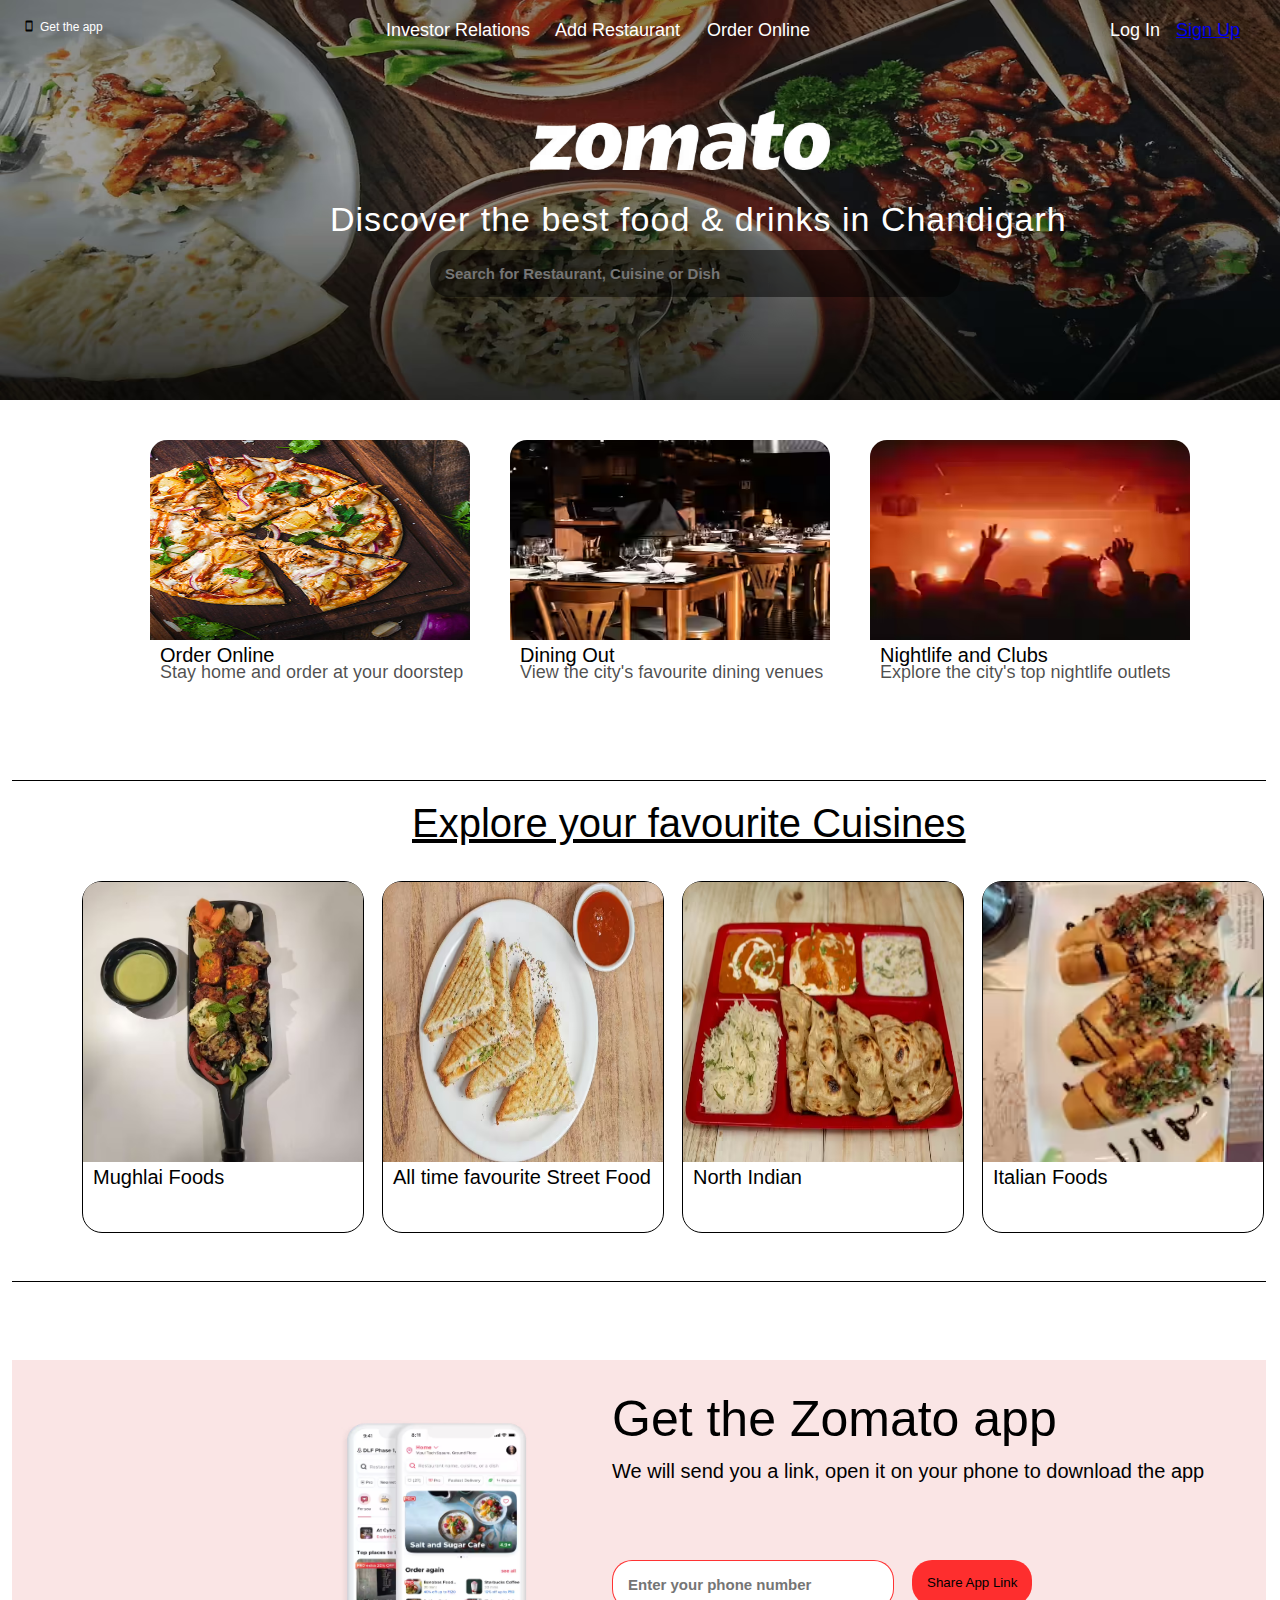
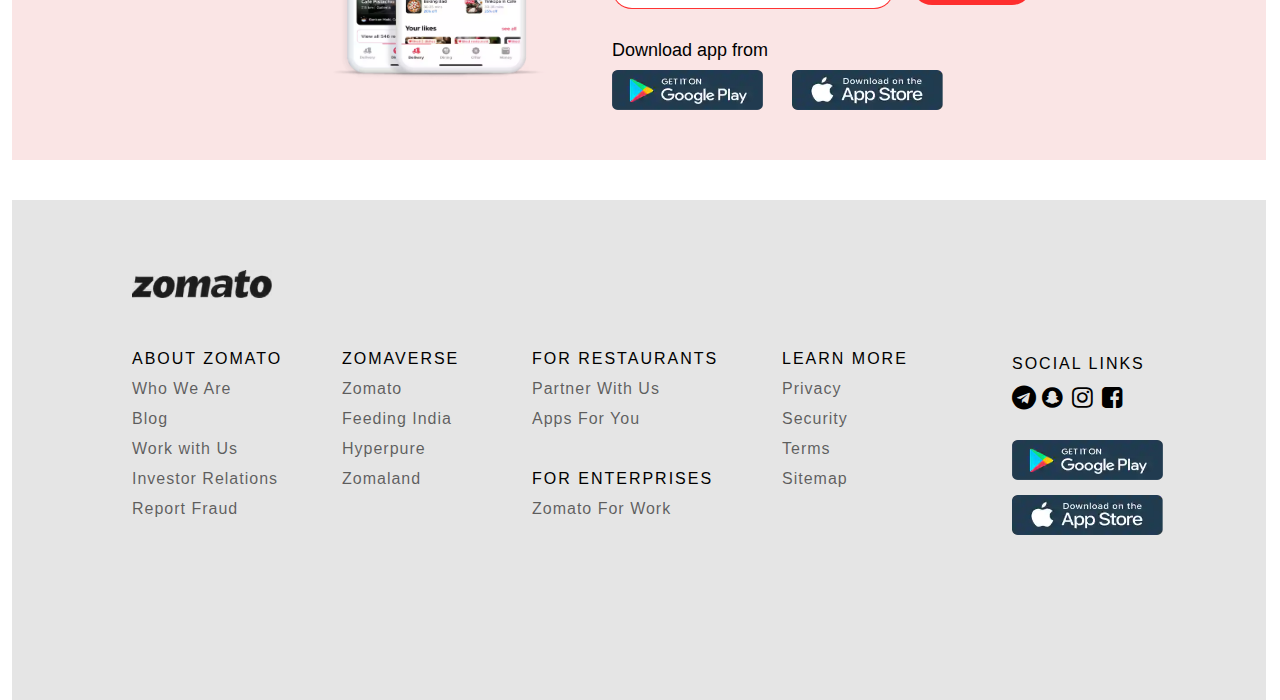
<file: zomatoback.html>
<!DOCTYPE html>
<html>
    <head>
        <title>Zomato</title>
        <link rel="icon" href=".\zomato_logo_2017.avif" type="image/gif" sizes="any">
        <link rel = "stylesheet" type = "text/css" href = "./Zomato.css">
        <meta name="viewport" content="width=device-width, initial-scale=1">
<link href="https://fonts.googleapis.com/icon?family=Material+Icons" rel="stylesheet">
<link rel="stylesheet" href="https://cdnjs.cloudflare.com/ajax/libs/font-awesome/4.7.0/css/font-awesome.min.css">
    </head>
    <body>
        <div class = "topnav_div">
            <img src = "./images/topnavbg.avif" width="100%" height="400px">
            <i class="material-icons position_icon" style="font-size:12px">stay_current_portrait</i>
            <span class = "navbar_text get_app">Get the app</span>
            <span class = "menu_span1 navbar_text">Investor Relations</span>
            <span class = "menu_span2 navbar_text">Add Restaurant</span>
            <span class = "menu_span3 navbar_text">Order Online</span>
            <span class = "menu_span4 navbar_text"><a href  = "./Login.html" class = "link_login">Log In</a></span>
            <span class = "menu_span5 navbar_text"><a href  = "./signup.html">Sign Up</a>   </span>
            <img src = "./images/name.avif" width="300px" height="60px" class = "name_img">
            <span class = "discover_food navbar_text">Discover the best food & drinks in Chandigarh</span>
            <input placeholder = "Search for Restaurant, Cuisine or Dish" class = "search_plc">
        </div>
        <div class = "border_box box_1">
            <img src = "./images/pizza.jpg" width="100%" height="80%" class = "box_image">
            <div class = "container">
                <span class = "span_box">Order Online</span>
                <p class = "span_box" id ="stay_box">Stay home and order at your doorstep</p>
            </div>
        </div>
        <div class = "border_box box_2">
            <img src = "./images/Dining.avif" width="100%" height="80%" class = "box_image">
            <div class = "container">
                <span class = "span_box">Dining Out</span>
                <p class = "span_box" id ="stay_box">View the city's favourite dining venues</p>
            </div>
        </div>
        <div class = "border_box box_3">
            <img src = "./images/Nightlife.avif" width="100%" height="80%" class = "box_image">
            <div class = "container">
                <span class = "span_box">Nightlife and Clubs</span>
                <p class = "span_box" id ="stay_box">Explore the city's top nightlife outlets</p>
            </div>
        </div>
        
        
        <div class = "explore_cuisines_div">
            <span class = "explore_head">Explore your favourite Cuisines</span>
            <div class = "explore_border_box box_4">
                <img src = "./images/mughlai.avif" width="100%" height="80%" class = "box_image">
                <div class = "container">
                    <span class = "span_box">Mughlai Foods</span>
                </div>
            </div>
            <div class = "explore_border_box box_5">
                <img src = "./images/streetfood.avif" width="100%" height="80%" class = "box_image">
                <div class = "container">
                    <span class = "span_box">All time favourite Street Food</span>
                </div>
            </div>
            <div class = "explore_border_box box_6">
                <img src = "./images/northindian.avif" width="100%" height="80%" class = "box_image">
                <div class = "container">
                    <span class = "span_box">North Indian</span>
                </div>
            </div>
            <div class = "explore_border_box box_7">
                <img src = "./images/italian.avif" width="100%" height="80%" class = "box_image">
                <div class = "container">
                    <span class = "span_box">Italian Foods</span>
                </div>
            </div>
        </div>


        <div class = "get_app_div">
            <img src = "./images/zomatoapp.avif" width="20%" height="65%" class = "app_image">
            <span class = "get_app_span">Get the Zomato app</span>
            <span class = "get_app_span" id = "span2_getapp">We will send you a link, open it on your phone to download the app</span>
            <input type = "tel" placeholder = "Enter your phone number" class = "number_placeholder" maxlength="10" required>
            <button class = "share_link">Share App Link</button>
            <span class = "download_span">Download app from</span>
            <img src = "./images/playstore.webp" width="12%" height="40px" class = "play_store">
            <img src = "./images/appstore.webp" width="12%" height="40px" class = "app_store">
        </div>

        <div class = "footer">
            <img src="./images/zomatonameblack.avif" width="140px" height="28px" class = "footer_zomato_head">

            <span class = "list_head head1">ABOUT ZOMATO</span>
                <span class = "items_head1 item11">Who We Are</span>
                <span class = "items_head1 item21">Blog</span>
                <span class = "items_head1 item31">Work with Us</span>
                <span class = "items_head1 item41">Investor Relations</span>
                <span class = "items_head1 item51">Report Fraud</span>
        
            <span class = "list_head head2">ZOMAVERSE</span>
                <span class = "items_head2 item12">Zomato</span>
                <span class = "items_head2 item22">Feeding India</span>
                <span class = "items_head2 item32">Hyperpure</span>
                <span class = "items_head2 item42">Zomaland</span>
            
            <span class = "list_head head3">FOR RESTAURANTS</span>
                <span class = "items_head3 item13">Partner With Us</span>
                <span class = "items_head3 item23">Apps For You</span>
            
            <span class = "list_head head4" id = "head4_id">FOR ENTERPRISES</span>
                <span class = "items_head4 item14">Zomato For Work</span>
            
            <span class = "list_head head5">LEARN MORE</span>
                <span class = "items_head5 item15">Privacy</span>
                <span class = "items_head5 item25">Security</span>
                <span class = "items_head5 item35">Terms</span>
                <span class = "items_head5 item45">Sitemap</span>

            <img src = "./images/playstore.webp" width="12%" height="40px" class = "play_store_footer">
            <img src = "./images/appstore.webp" width="12%" height="40px" class = "app_store_footer">
            <span class = "social_links">SOCIAL LINKS</span>
            <i style="font-size:24px" class="fa icon1">&#xf2c6;</i>
            <i style="font-size:24px" class="fa icon2">&#xf2ab;</i>
            <i style="font-size:24px" class="fa icon3">&#xf16d;</i>
            <i style="font-size:24px" class="fa icon4">&#xf082;</i>
        </div>
    
    </body>

</html>
</file>
<file: Zomato.css>
body {
    margin-left: 0px;
    margin-top: 0px;
    margin-right: 0px;
    margin-bottom: 0px;
}

.navbar_text {
    display: inline-block;
    position: absolute;
    color: white;
    font-family: Arial, Helvetica, sans-serif;
}

.get_app {
    top: 20px;
    left: 40px;
    font-size: 12px;
}

.material-icons {
    position: absolute;
    top: 20px;
    left: 23px;
}

.menu_span1 {
    top: 20px;
    right: 750px;
    font-size: 18px;
}

.menu_span2 {
    top: 20px;
    right: 600px;
    font-size: 18px;
}

.menu_span3 {
    top: 20px;
    right: 470px;
    font-size: 18px;
}

.menu_span4 {
    top: 20px;
    right: 120px;
    font-size: 18px;
}

.orderonline_span_link {
    text-decoration: none;
    color: white;
}

.link_login {
    text-decoration: none;
    color: white;
}

.menu_span5 {
    top: 20px;
    right: 40px;
    font-size: 18px;
}

.signuplink {
    text-decoration: none;
    color: white;
}

.brand_name {
    top: 80px;
    left: 650px;
    font-size: 50px;
    letter-spacing: 10px;
}

.name_img {
    position: absolute;
    top: 110px;
    left: 530px;
}

.discover_food {
    top: 200px;
    left: 330px;
    font-size: 34px;
    letter-spacing: 1px;
}

.search_plc {
    position: absolute;
    top: 250px;
    left: 430px;
    width: 500px;
    padding: 15px;
    background-color: rgba(0, 0, 0, 0.5);
    border-style: none;
    border-radius: 20px;
    font-size: 15px;
    font-weight: bolder;
}

.search_plc:focus {
    color: rgba(255, 255, 255, 0.7);
}

.border_box {
    display: inline-block;
    position: absolute;
    width: 320px;
    height: 250px;
    border-style: none;
    border-radius: 20px;
    transition: transform 0.2s;
}

.border_box:hover {
    transform: scale(1.1);
}

.box_1 {
    top: 440px;
    left: 150px;
}

.box_2 {
    top: 440px;
    left: 510px;
}

.box_3 {
    top: 440px;
    left: 870px;
}

.box_image {
    border-top-left-radius: 17px;
    border-top-right-radius: 17px;
}

.span_box {
    position: absolute;
    display: inline-block;
    font-size: 20px;
    left: 10px;
    font-family: 'Gill Sans', 'Gill Sans MT', Calibri, 'Trebuchet MS', sans-serif;
    color: black;
}

.explore_link {
    text-decoration: none;
    color: black;
}

.explore_link:hover {
    color: red;
}

#stay_box {
    color: rgba(0, 0, 0, 0.7);
    font-size: 18px;
}

.explore_cuisines_div {
    display: inline-block;
    position: absolute;
    top: 780px;
    left: 12px;
    width: 98%;
    height: 500px;
    border-top-style: solid;
    border-top-width: 1px;
    border-color: black;
    border-bottom-style: solid;
    border-bottom-width: 1px;
    border-color: black;
}

.explore_head {
    display: inline-block;
    position: absolute;
    font-size: 40px;
    /* color: rgba(255,0,0,0.9); */
    color: rgba(0, 0, 0);
    font-family: 'Gill Sans', 'Gill Sans MT', Calibri, 'Trebuchet MS', sans-serif;
    left: 400px;
    top: 20px;
    text-decoration: underline;
}

.explore_border_box {
    display: inline-block;
    position: absolute;
    width: 280px;
    height: 350px;
    border: 1px solid black;
    border-radius: 20px;
    transition: transform 0.2s;
}

.box_4 {
    top: 100px;
    left: 70px;
}

.box_4:hover .explore_link {
    color: red;
}

.box_5 {
    top: 100px;
    left: 370px;
}

.box_5:hover .explore_link {
    color: red;
}

.box_6 {
    top: 100px;
    left: 670px;
}

.box_6:hover .explore_link {
    color: red;
}

.box_7 {
    top: 100px;
    left: 970px;
}

.box_7:hover .explore_link {
    color: red;
}

.get_app_div {
    display: inline-block;
    position: absolute;
    width: 98%;
    height: 400px;
    background-color: rgba(210, 0, 0, 0.1);
    top: 1360px;
    left: 12px;
}

.app_image {
    position: absolute;
    top: 60px;
    left: 300px;
}

.get_app_span {
    display: inline-block;
    position: absolute;
    top: 30px;
    left: 600px;
    font-size: 50px;
    font-family: 'Gill Sans', 'Gill Sans MT', Calibri, 'Trebuchet MS', sans-serif;
}

#span2_getapp {
    top: 100px;
    font-size: 20px;
}

.number_placeholder {
    position: absolute;
    top: 200px;
    left: 600px;
    width: 250px;
    padding: 15px;
    background-color: rgba(255, 255, 255);
    border: 1px solid rgba(255, 0, 0, 0.8);
    border-radius: 20px;
    font-size: 15px;
    font-weight: bolder;
}

.share_link {
    position: absolute;
    top: 200px;
    left: 900px;
    padding: 15px;
    border-radius: 20px;
    background-color: rgba(255, 0, 0, 0.8);
    border: none
}

.share_link:hover {
    padding: 16px;
}

.download_span {
    display: inline-block;
    position: absolute;
    top: 280px;
    left: 600px;
    font-size: 18px;
    font-family: 'Gill Sans', 'Gill Sans MT', Calibri, 'Trebuchet MS', sans-serif;
}

.play_store {
    position: absolute;
    left: 600px;
    top: 310px;
}

.app_store {
    position: absolute;
    left: 780px;
    top: 310px;
}

.footer {
    display: inline-block;
    position: absolute;
    top: 1800px;
    left: 12px;
    height: 500px;
    width: 98%;
    /* border-top-style: solid;
    border-top-color: black;
    border-top-width: 1px; */
    background-color: rgba(0, 0, 0, 0.1);
}

.footer_zomato_head {
    position: absolute;
    top: 70px;
    left: 120px;
}

/* Footer Headings */
.list_head {
    display: inline-block;
    position: absolute;
    top: 150px;
    letter-spacing: 2px;
    font-family: 'Gill Sans', 'Gill Sans MT', Calibri, 'Trebuchet MS', sans-serif;
}

.head1 {
    left: 120px;
}

.head2 {
    left: 330px;
}

.head3 {
    left: 520px;
}

.head4 {
    left: 520px;
}

#head4_id {
    top: 270px;
}

.head5 {
    left: 770px;
}

/* Footer headings end */

/* List 1 starts */
.items_head1 {
    display: block;
    position: absolute;
    left: 120px;
    letter-spacing: 1px;
    font-family: 'Gill Sans', 'Gill Sans MT', Calibri, 'Trebuchet MS', sans-serif;
    color: rgba(0, 0, 0, 0.6);
}

.item11 {
    top: 180px;
}

.item21 {
    top: 210px;
}

.item31 {
    top: 240px;
}

.item41 {
    top: 270px;
}

.item51 {
    top: 300px;
}

/* List 1 Ends */

/* List 2 Starts */
.items_head2 {
    display: block;
    position: absolute;
    left: 330px;
    letter-spacing: 1px;
    font-family: 'Gill Sans', 'Gill Sans MT', Calibri, 'Trebuchet MS', sans-serif;
    color: rgba(0, 0, 0, 0.6);
}

.item12 {
    top: 180px;
}

.item22 {
    top: 210px;
}

.item32 {
    top: 240px;
}

.item42 {
    top: 270px;
}

/* List 2 ends */

/* list 3 starts */
.items_head3 {
    display: block;
    position: absolute;
    left: 520px;
    letter-spacing: 1px;
    font-family: 'Gill Sans', 'Gill Sans MT', Calibri, 'Trebuchet MS', sans-serif;
    color: rgba(0, 0, 0, 0.6);
}

.item13 {
    top: 180px;
}

.item23 {
    top: 210px;
}

/* List 3 ends */

/* List 4 starts */
.items_head4 {
    display: block;
    position: absolute;
    left: 520px;
    letter-spacing: 1px;
    font-family: 'Gill Sans', 'Gill Sans MT', Calibri, 'Trebuchet MS', sans-serif;
    color: rgba(0, 0, 0, 0.6);
}

.item14 {
    top: 300px;
}

/* List 4 ends */

/* List 5 starts */
.items_head5 {
    display: block;
    position: absolute;
    left: 770px;
    letter-spacing: 1px;
    font-family: 'Gill Sans', 'Gill Sans MT', Calibri, 'Trebuchet MS', sans-serif;
    color: rgba(0, 0, 0, 0.6);
}

.item15 {
    top: 180px;
}

.item25 {
    top: 210px;
}

.item35 {
    top: 240px;
}

.item45 {
    top: 270px;
}

/* List 5 ends */

.play_store_footer {
    position: absolute;
    top: 240px;
    left: 1000px;
}

.app_store_footer {
    position: absolute;
    top: 295px;
    left: 1000px;
}

.social_links {
    display: inline-block;
    position: absolute;
    top: 155px;
    left: 1000px;
    letter-spacing: 2px;
    font-family: 'Gill Sans', 'Gill Sans MT', Calibri, 'Trebuchet MS', sans-serif;
}

.fa {
    position: absolute;
    top: 185px;
}

.icon1 {
    left: 1000px;
}

.icon2 {
    left: 1030px;
}

.icon3 {
    left: 1060px;
}

.icon4 {
    left: 1090px;
}

/* ORDER ONLINE PAGE */

.border_box_order {
    display: inline-block;
    position: absolute;
    width: 360px;
    height: 320px;
    border-bottom-left-radius: 20px;
    border-bottom-right-radius: 20px;
    transition: transform 0.2s;
}

.available_cuisines {
    display: inline-block;
    position: absolute;
    top: 95px;
    left: 20px;
    font-size: 20px;
    font-family: 'Trebuchet MS', 'Lucida Sans Unicode', 'Lucida Grande', 'Lucida Sans', Arial, sans-serif;
    font-weight: bold;
    text-decoration: underline;
}

.cuisines_button {
    position: absolute;
    top: 90px;
    width: 120px;
    padding: 6px;
    border-radius: 20px;
    border: 2px solid darkgreen;
    background-color: green;
    color: white;
    font-size: 14px;
    letter-spacing: 1px;
}

.cuisines_button:hover {
    background-color: rgba(0, 128, 0, 0.8);
}

.north {
    left: 210px;
}

.south {
    left: 350px;
}

.bakery {
    left: 490px;
}

.pizza {
    left: 630px;
}

.chinese {
    left: 770px;
}

.pasta {
    left: 910px;
}

.chicken {
    left: 1050px;
}

#chicken {
    width: 125px;
}

.street {
    left: 1195px;
}

#street {
    width: 125px;
}

.box_1_order {
    top: 240px;
    left: 100px;
}

.span_price {
    display: inline-block;
    position: absolute;
    top: 295px;
    left: 200px;
    font-weight: bolder;
    text-decoration: underline;
}

.border_box_order:hover {
    border-style: solid;
    border-color: black;
    border-width: 1px;
}

.box_2_order {
    top: 240px;
    left: 500px;
}

.box_3_order {
    top: 240px;
    left: 900px;
}

.box_4_order {
    top: 600px;
    left: 100px;
}

.box_5_order {
    top: 600px;
    left: 500px;
}

.box_6_order {
    top: 600px;
    left: 900px;
}

.box_7_order {
    top: 960px;
    left: 100px;
}

.box_8_order {
    top: 960px;
    left: 500px;
}

.box_9_order {
    top: 960px;
    left: 900px;
}

.box_10_order {
    top: 1320px;
    left: 100px;
}

.box_11_order {
    top: 1320px;
    left: 500px;
}

.box_12_order {
    top: 1320px;
    left: 900px;
}

.box_13_order {
    top: 1680px;
    left: 100px;
}

.box_14_order {
    top: 1680px;
    left: 500px;
}

.box_15_order {
    top: 1680px;
    left: 900px;
}

.box_16_order {
    top: 2040px;
    left: 100px;
}

.box_17_order {
    top: 2040px;
    left: 500px;
}

.box_18_order {
    top: 2040px;
    left: 900px;
}

.box_19_order {
    top: 2400px;
    left: 100px;
}

.box_20_order {
    top: 2400px;
    left: 500px;
}

.box_21_order {
    top: 2400px;
    left: 900px;
}

.box_22_order {
    top: 2760px;
    left: 100px;
}

.box_23_order {
    top: 2760px;
    left: 500px;
}

.box_24_order {
    top: 2760px;
    left: 900px;
}

.box_25_order {
    top: 3120px;
    left: 100px;
}

.box_26_order {
    top: 3120px;
    left: 500px;
}

.box_27_order {
    top: 3120px;
    left: 900px;
}

.box_28_order {
    top: 3480px;
    left: 100px;
}

.box_29_order {
    top: 3480px;
    left: 500px;
}

.box_30_order {
    top: 3480px;
    left: 900px;
}

.box_31_order {
    top: 3840px;
    left: 100px;
}

.box_32_order {
    top: 3840px;
    left: 500px;
}

.box_33_order {
    top: 3840px;
    left: 900px;
}

.btn_order_page {
    width: 400px;
    padding-right: 80px;
    padding-left: 80px;
    padding-top: 15px;
    padding-bottom: 15px;
    border-radius: 10px;
    border: 1px solid red;
    background-color: rgba(246, 11, 11);
    font-size: 16px;
    color: white;
    letter-spacing: 1px;
}

.btn_order_page:hover {
    background-color: rgba(230, 11, 11);
}

.place_order_btn_top {
    position: absolute;
    top: 155px;
    left: 880px;
}

.place_order_btn_bottom {
    position: absolute;
    top: 4200px;
    left: 480px;
}

.select_span {
    display: inline-block;
    position: absolute;
    top: 168px;
    font-size: 22px;
    left: 20px;
    word-spacing: 2px;
}



.time_div {
    display: inline-block;
    position: absolute;
    width: 50px;
    height: 17px;
    background-color: rgba(220, 220, 220);
    border: 1px solid rgba(220, 220, 220);
    top: 20px;
    right: 10px;
    border-radius: 10px;
    font-size: 16px;
    font-family: 'Gill Sans', 'Gill Sans MT', Calibri, 'Trebuchet MS', sans-serif;
}

.span_box_orderpage {
    position: absolute;
    display: inline-block;
    font-size: 20px;
    left: 10px;
    font-family: 'Gill Sans', 'Gill Sans MT', Calibri, 'Trebuchet MS', sans-serif;
}

.container {
    border-style: solid black;
}

.for_ratingdiv {
    display: inline-block;
    position: absolute;
    width: 35px;
    height: 17px;
    background-color: green;
    border: 1px solid green;
    top: 265px;
    right: 10px;
    border-radius: 10px;
}

.checked {
    position: absolute;
    top: 3px;
    right: 3px;
    color: white;
}

.rating_span {
    display: inline-block;
    position: absolute;
    top: 0;
    right: 14px;
    color: white;
    font-family: 'Gill Sans', 'Gill Sans MT', Calibri, 'Trebuchet MS', sans-serif;
    font-size: 15px;
}

.order_logo_zomato {
    position: absolute;
    top: 30px;
    left: 150px;
}

#orderpage_login {
    top: 30px;
    color: black;
    font-size: 20px;
    right: 140px;
}

#orderpage_loginlink {
    text-decoration: none;
    color: black;
}

#orderpage_signup {
    top: 30px;
    color: black;
    font-size: 20px;
}

#orderpage_signuplink {
    text-decoration: none;
    color: black;
}

.hr_order {
    position: absolute;
    top: 70px;
    width: 99.7%;
    height: 1px;
}

.hr2_order {
    position: absolute;
    top: 125px;
    width: 99.7%;
    height: 1px;
}

.hr3_order {
    position: absolute;
    top: 220px;
    width: 99.7%;
    height: 1px;
}

.units_plc {
    position: absolute;
    top: 288px;
    left: 10px;
    width: 120px;
    padding: 4px;
    border-radius: 10px;
    border-style: solid;
    border-color: black;
    font-size: 14px;

}

#footer_order_page {
    top: 4300px;
}

/* ORDER PLACED PAGE */

.order_placed {
    display: inline-block;
    position: absolute;
    top: 20px;
    left: 20px;
    font-family: 'Franklin Gothic Medium', 'Arial Narrow', Arial, sans-serif;
    font-size: 24px;
}

.track_span {
    display: inline-block;
    position: absolute;
    top: 70px;
    left: 20px;
    font-family: 'Franklin Gothic Medium', 'Arial Narrow', Arial, sans-serif;
    font-size: 24px;
}

.track_btn {
    position: absolute;
    top: 70px;
    left: 300px;
    width: 200px;
    padding: 10px;
    border: 1px solid black;
    background-color: black;
    color: white;
    font-size: 20px;
    border-radius: 20px;
}

.track_btn:hover {
    background-color: green;
    color: white;
}

.create_acc_link {
    text-decoration: none;
    color: rgba(255, 255, 255, 0.8);
}

/*Tracking Page*/
.hrline {
    display: inline-block;
    position: absolute;
    left: 110px;
    top: 65px;
    margin: 0;
    width: 80%;
    border-style: solid;
    border-color: black;
}

.will_be_delivered {
    display: inline-block;
    position: absolute;
    top: 100px;
    left: 20px;
    font-family: 'Franklin Gothic Medium', 'Arial Narrow', Arial, sans-serif;
    font-size: 24px;
}

.tracking_circles {
    display: inline-block;
    position: absolute;
    left: 450px;
    border-style: solid;
    border-radius: 20px;
}

.circle_1 {
    top: 150px;
    border-color: green;
    height: 20px;
    background-color: green;
    width: 25px;
}

.circle_2 {
    top: 200px;
    border-color: green;
    height: 20px;
    background-color: green;
    width: 25px;
}

.circle_3 {
    top: 250px;
    border-color: red;
    height: 30px;
    background-color: red;
    width: 35px;
}

.circle_4 {
    top: 300px;
    border-color: green;
    height: 20px;
    background-color: white;
    width: 25px;
}

.step_1 {
    display: inline-block;
    position: absolute;
    top: 150px;
    left: 300px;
    font-family: 'Franklin Gothic Medium', 'Arial Narrow', Arial, sans-serif;
    font-size: 24px;
}

.step_2 {
    display: inline-block;
    position: absolute;
    top: 200px;
    left: 280px;
    font-family: 'Franklin Gothic Medium', 'Arial Narrow', Arial, sans-serif;
    font-size: 24px;
}

.step_3 {
    display: inline-block;
    position: absolute;
    top: 250px;
    left: 200px;
    font-family: 'Franklin Gothic Medium', 'Arial Narrow', Arial, sans-serif;
    font-size: 26px;
}

.step_4 {
    display: inline-block;
    position: absolute;
    top: 300px;
    left: 280px;
    font-family: 'Franklin Gothic Medium', 'Arial Narrow', Arial, sans-serif;
    font-size: 24px;
}
</file>
<file: auth.css>
/* lOGIN PAGE CSS */
* {
    margin: 0;
    padding: 0;
    box-sizing: border-box;
    font-family: Arial, sans-serif;
}

body.login_body {
    display: flex;
    justify-content: center;
    align-items: center;
    height: 100vh;
    background-color: #f7f7f7;
}

.login_div {
    background-color: white;
    padding: 40px;
    border-radius: 10px;
    box-shadow: 0 4px 10px rgba(0, 0, 0, 0.1);
    text-align: center;
    width: 100%;
    max-width: 400px;
    position: relative;
}

.login_span.text_loginpage {
    display: block;
    font-size: 28px;
    font-weight: bold;
    color: #e23744;
    /* Zomato red */
    margin-bottom: 20px;
}

.login_ph_plc {
    width: 100%;
    padding: 12px;
    font-size: 16px;
    border-radius: 4px;
    border: 1px solid #ccc;
    margin-bottom: 20px;
}

.send_otp_btn {
    width: 100%;
    padding: 12px;
    font-size: 16px;
    border-radius: 4px;
    background-color: #e23744;
    /* Zomato red */
    color: white;
    border: none;
    cursor: pointer;
    margin-bottom: 20px;
}

.send_otp_btn:hover {
    background-color: #d12237;
    /* Darker shade of Zomato red */
}

.divider {
    gap: 4px;
    margin-bottom: 20px;
    display: flex;
    justify-content: center;
    align-items: center;
}

.OR {
    color: #666;
    font-size: 14px;
    background-color: inherit;
}

.hr {
    border: none;
    height: 1px;
    background-color: #ccc;
    width: 100%;
}

.google_btn,
.email_btn {
    width: 100%;
    padding: 12px;
    font-size: 16px;
    border-radius: 4px;
    background-color: white;
    border: 1px solid #ccc;
    cursor: pointer;
    margin-bottom: 15px;
    color: #555;
    display: flex;
    justify-content: center;
    align-items: center;
}

.google_btn:hover,
.email_btn:hover {
    background-color: #f0f0f0;
}

.google_btn {
    margin-bottom: 10px;
}

.new_create_acc {
    font-size: 14px;
    color: #555;
}

.new_create_acc .create_account_link {
    color: #e23744;
    text-decoration: none;
}

.new_create_acc .create_account_link:hover {
    text-decoration: underline;
}

.create_account {
    font-weight: bold;
}

@media screen and (max-width: 600px) {
    .login_div {
        padding: 20px;
    }

    .login_span.text_loginpage {
        font-size: 24px;
    }
}


/* General reset and body styling */
* {
    margin: 0;
    padding: 0;
    box-sizing: border-box;
    font-family: Arial, sans-serif;
}

body {
    display: flex;
    justify-content: center;
    align-items: center;
    height: 100vh;
    background-color: #f7f7f7;
}

.signup_div {
    background-color: white;
    padding: 40px;
    border-radius: 10px;
    box-shadow: 0 4px 10px rgba(0, 0, 0, 0.1);
    text-align: center;
    width: 100%;
    max-width: 400px;
    position: relative;
}

.signup_span.text_signuppage {
    display: block;
    font-size: 28px;
    font-weight: bold;
    color: #e23744;
    /* Zomato red */
    margin-bottom: 20px;
}

.signup_fn_plc,
.signup_email_plc {
    width: 100%;
    padding: 12px;
    font-size: 16px;
    border-radius: 4px;
    border: 1px solid #ccc;
    margin-bottom: 20px;
}

.verify_btn {
    width: 100%;
    padding: 12px;
    font-size: 16px;
    border-radius: 4px;
    background-color: #e23744;
    /* Zomato red */
    color: white;
    border: none;
    cursor: pointer;
    margin-bottom: 20px;
}

.verify_btn:hover {
    background-color: #d12237;
    /* Darker shade of Zomato red */
}

.cont_w_google {
    width: 100%;
    padding: 12px;
    font-size: 16px;
    border-radius: 4px;
    background-color: white;
    border: 1px solid #ccc;
    cursor: pointer;
    margin-bottom: 15px;
    color: #555;
    display: flex;
    justify-content: center;
    align-items: center;
}

.cont_w_google:hover {
    background-color: #f0f0f0;
}

.or {
    display: block;
    font-size: 14px;
    color: #666;
    margin: 10px 0;
}

.already {
    font-size: 14px;
    color: #555;
}

.already .login_link {
    color: #e23744;
    text-decoration: none;
}

.already .login_link:hover {
    text-decoration: underline;
}

@media screen and (max-width: 600px) {
    .signup_div {
        padding: 20px;
    }

    .signup_span.text_signuppage {
        font-size: 24px;
    }
}
</file>
